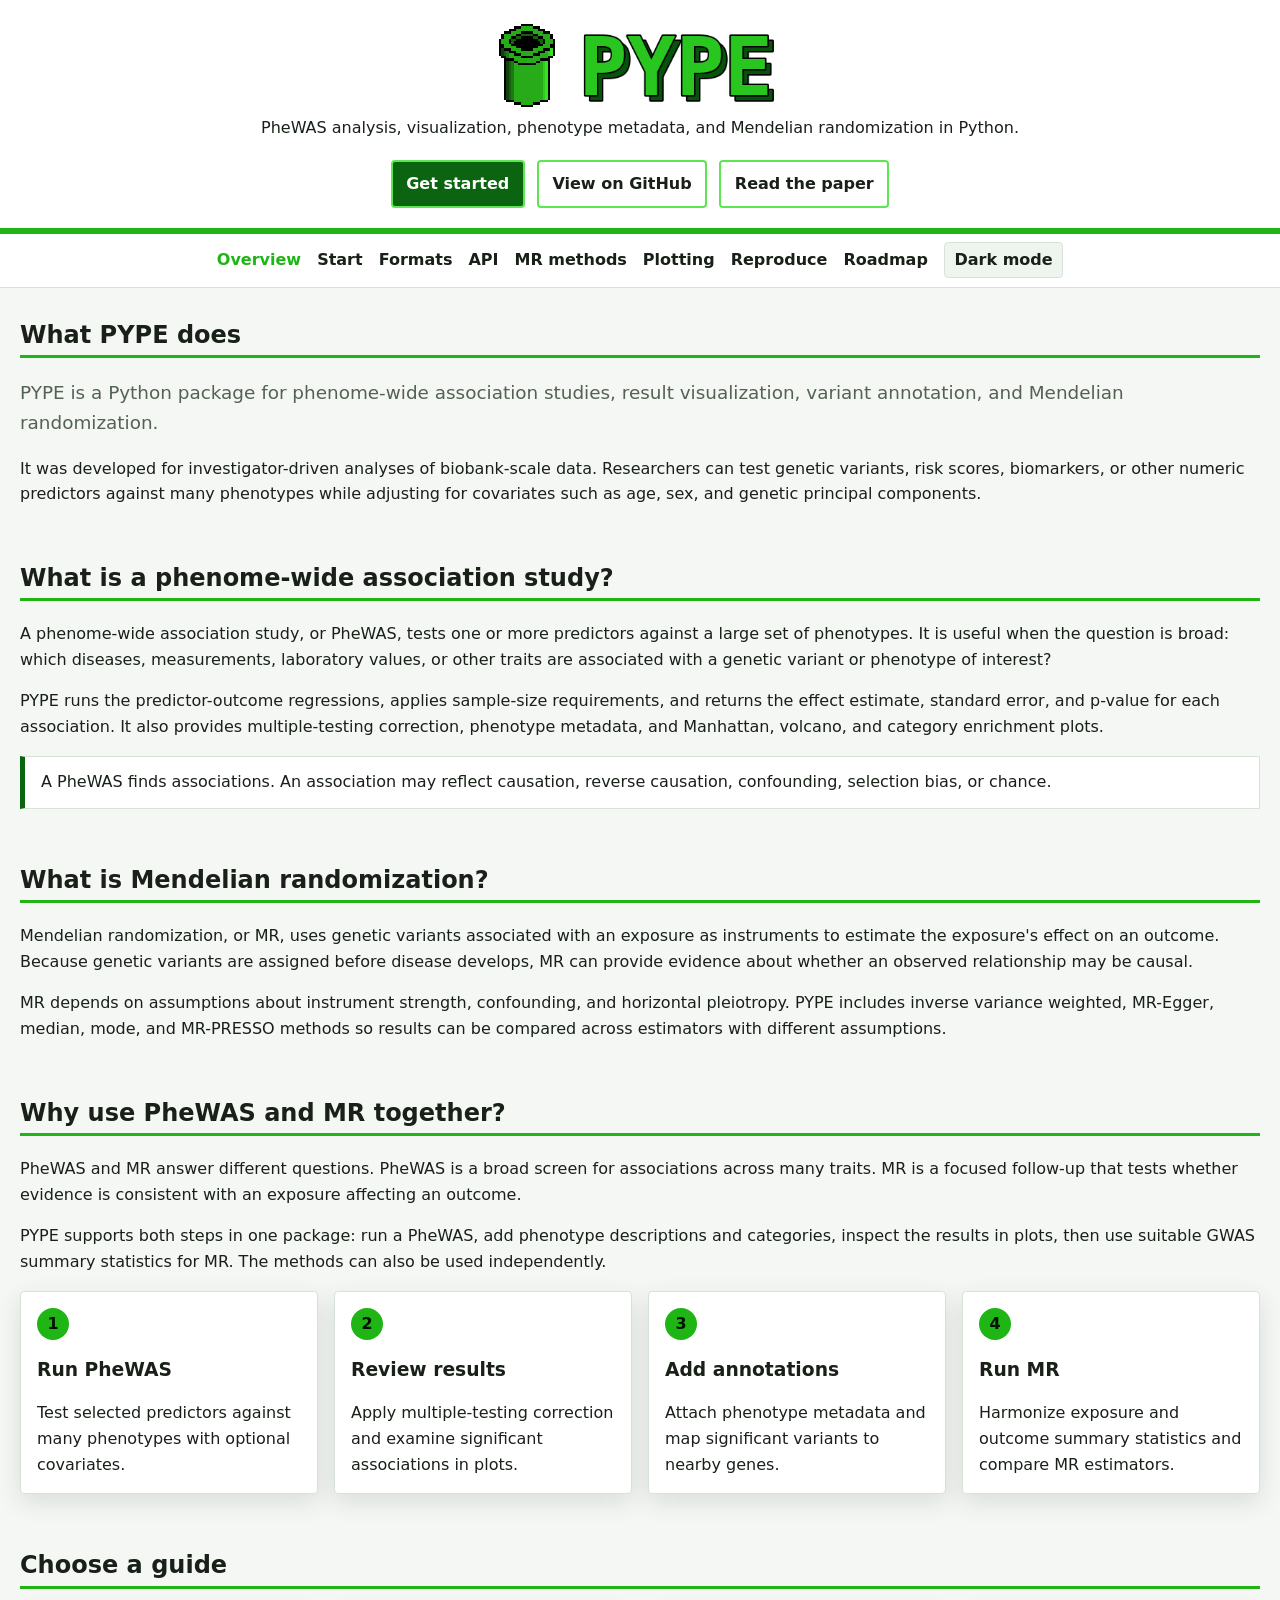
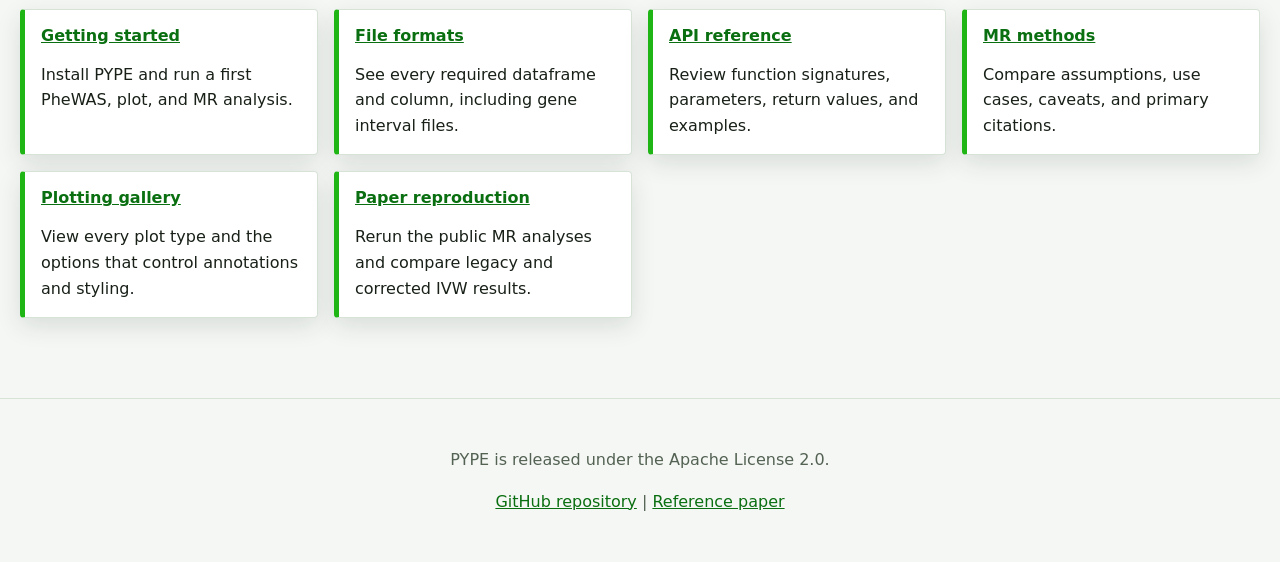
<file: docs/index.html>
<!doctype html>
<html lang="en">
<head>
  <meta charset="utf-8">
  <meta name="viewport" content="width=device-width, initial-scale=1">
  <meta name="description" content="PYPE documentation for PheWAS, plotting, phenotype metadata, and Mendelian randomization.">
  <meta property="og:title" content="PYPE documentation">
  <meta property="og:description" content="PheWAS analysis, visualization, phenotype metadata, and Mendelian randomization in Python.">
  <meta property="og:image" content="https://taykhoomdalal.github.io/pype/assets/pype_logo.png">
  <link rel="canonical" href="https://taykhoomdalal.github.io/pype/">
  <link rel="icon" href="assets/favicon.ico" sizes="any">
  <link rel="icon" type="image/png" sizes="128x128" href="assets/favicon.png">
  <link rel="apple-touch-icon" href="assets/apple-touch-icon.png">
  <title>PYPE documentation</title>
  <script src="theme.js"></script>
  <link rel="stylesheet" href="styles.css">
</head>
<body>
  <a class="skip-link" href="#content">Skip to content</a>
  <header>
    <div class="brand">
      <img class="logo" src="assets/pype_logo.png" alt="">
      <h1>PYPE</h1>
    </div>
    <p>PheWAS analysis, visualization, phenotype metadata, and Mendelian randomization in Python.</p>
    <div class="actions">
      <a class="button primary" href="getting-started.html">Get started</a>
      <a class="button" href="https://github.com/TaykhoomDalal/pype">View on GitHub</a>
      <a class="button" href="https://doi.org/10.1016/j.patter.2024.100982">Read the paper</a>
    </div>
  </header>

  <nav aria-label="Documentation">
    <a class="current" aria-current="page" href="index.html">Overview</a>
    <a href="getting-started.html">Start</a>
    <a href="file-formats.html">Formats</a>
    <a href="api.html">API</a>
    <a href="mr.html">MR methods</a>
    <a href="plotting.html">Plotting</a>
    <a href="reproducibility.html">Reproduce</a>
    <a href="roadmap.html">Roadmap</a>
    <button class="theme-toggle" type="button" data-theme-toggle>Theme</button>
  </nav>

  <main id="content">
    <section>
      <h2>What PYPE does</h2>
      <p class="lede">PYPE is a Python package for phenome-wide association studies, result visualization, variant annotation, and Mendelian randomization.</p>
      <p>It was developed for investigator-driven analyses of biobank-scale data. Researchers can test genetic variants, risk scores, biomarkers, or other numeric predictors against many phenotypes while adjusting for covariates such as age, sex, and genetic principal components.</p>
    </section>

    <section>
      <h2>What is a phenome-wide association study?</h2>
      <p>A phenome-wide association study, or PheWAS, tests one or more predictors against a large set of phenotypes. It is useful when the question is broad: which diseases, measurements, laboratory values, or other traits are associated with a genetic variant or phenotype of interest?</p>
      <p>PYPE runs the predictor-outcome regressions, applies sample-size requirements, and returns the effect estimate, standard error, and p-value for each association. It also provides multiple-testing correction, phenotype metadata, and Manhattan, volcano, and category enrichment plots.</p>
      <div class="note">
        A PheWAS finds associations. An association may reflect causation, reverse causation, confounding, selection bias, or chance.
      </div>
    </section>

    <section>
      <h2>What is Mendelian randomization?</h2>
      <p>Mendelian randomization, or MR, uses genetic variants associated with an exposure as instruments to estimate the exposure's effect on an outcome. Because genetic variants are assigned before disease develops, MR can provide evidence about whether an observed relationship may be causal.</p>
      <p>MR depends on assumptions about instrument strength, confounding, and horizontal pleiotropy. PYPE includes inverse variance weighted, MR-Egger, median, mode, and MR-PRESSO methods so results can be compared across estimators with different assumptions.</p>
    </section>

    <section>
      <h2>Why use PheWAS and MR together?</h2>
      <p>PheWAS and MR answer different questions. PheWAS is a broad screen for associations across many traits. MR is a focused follow-up that tests whether evidence is consistent with an exposure affecting an outcome.</p>
      <p>PYPE supports both steps in one package: run a PheWAS, add phenotype descriptions and categories, inspect the results in plots, then use suitable GWAS summary statistics for MR. The methods can also be used independently.</p>
      <div class="workflow">
        <article class="step">
          <h3>Run PheWAS</h3>
          <p>Test selected predictors against many phenotypes with optional covariates.</p>
        </article>
        <article class="step">
          <h3>Review results</h3>
          <p>Apply multiple-testing correction and examine significant associations in plots.</p>
        </article>
        <article class="step">
          <h3>Add annotations</h3>
          <p>Attach phenotype metadata and map significant variants to nearby genes.</p>
        </article>
        <article class="step">
          <h3>Run MR</h3>
          <p>Harmonize exposure and outcome summary statistics and compare MR estimators.</p>
        </article>
      </div>
    </section>

    <section>
      <h2>Choose a guide</h2>
      <div class="grid">
        <article class="card">
          <h3><a href="getting-started.html">Getting started</a></h3>
          <p>Install PYPE and run a first PheWAS, plot, and MR analysis.</p>
        </article>
        <article class="card">
          <h3><a href="file-formats.html">File formats</a></h3>
          <p>See every required dataframe and column, including gene interval files.</p>
        </article>
        <article class="card">
          <h3><a href="api.html">API reference</a></h3>
          <p>Review function signatures, parameters, return values, and examples.</p>
        </article>
        <article class="card">
          <h3><a href="mr.html">MR methods</a></h3>
          <p>Compare assumptions, use cases, caveats, and primary citations.</p>
        </article>
        <article class="card">
          <h3><a href="plotting.html">Plotting gallery</a></h3>
          <p>View every plot type and the options that control annotations and styling.</p>
        </article>
        <article class="card">
          <h3><a href="reproducibility.html">Paper reproduction</a></h3>
          <p>Rerun the public MR analyses and compare legacy and corrected IVW results.</p>
        </article>
      </div>
    </section>
  </main>

  <footer>
    <p>PYPE is released under the Apache License 2.0.</p>
    <p><a href="https://github.com/TaykhoomDalal/pype">GitHub repository</a> | <a href="https://doi.org/10.1016/j.patter.2024.100982">Reference paper</a></p>
  </footer>
</body>
</html>
</file>
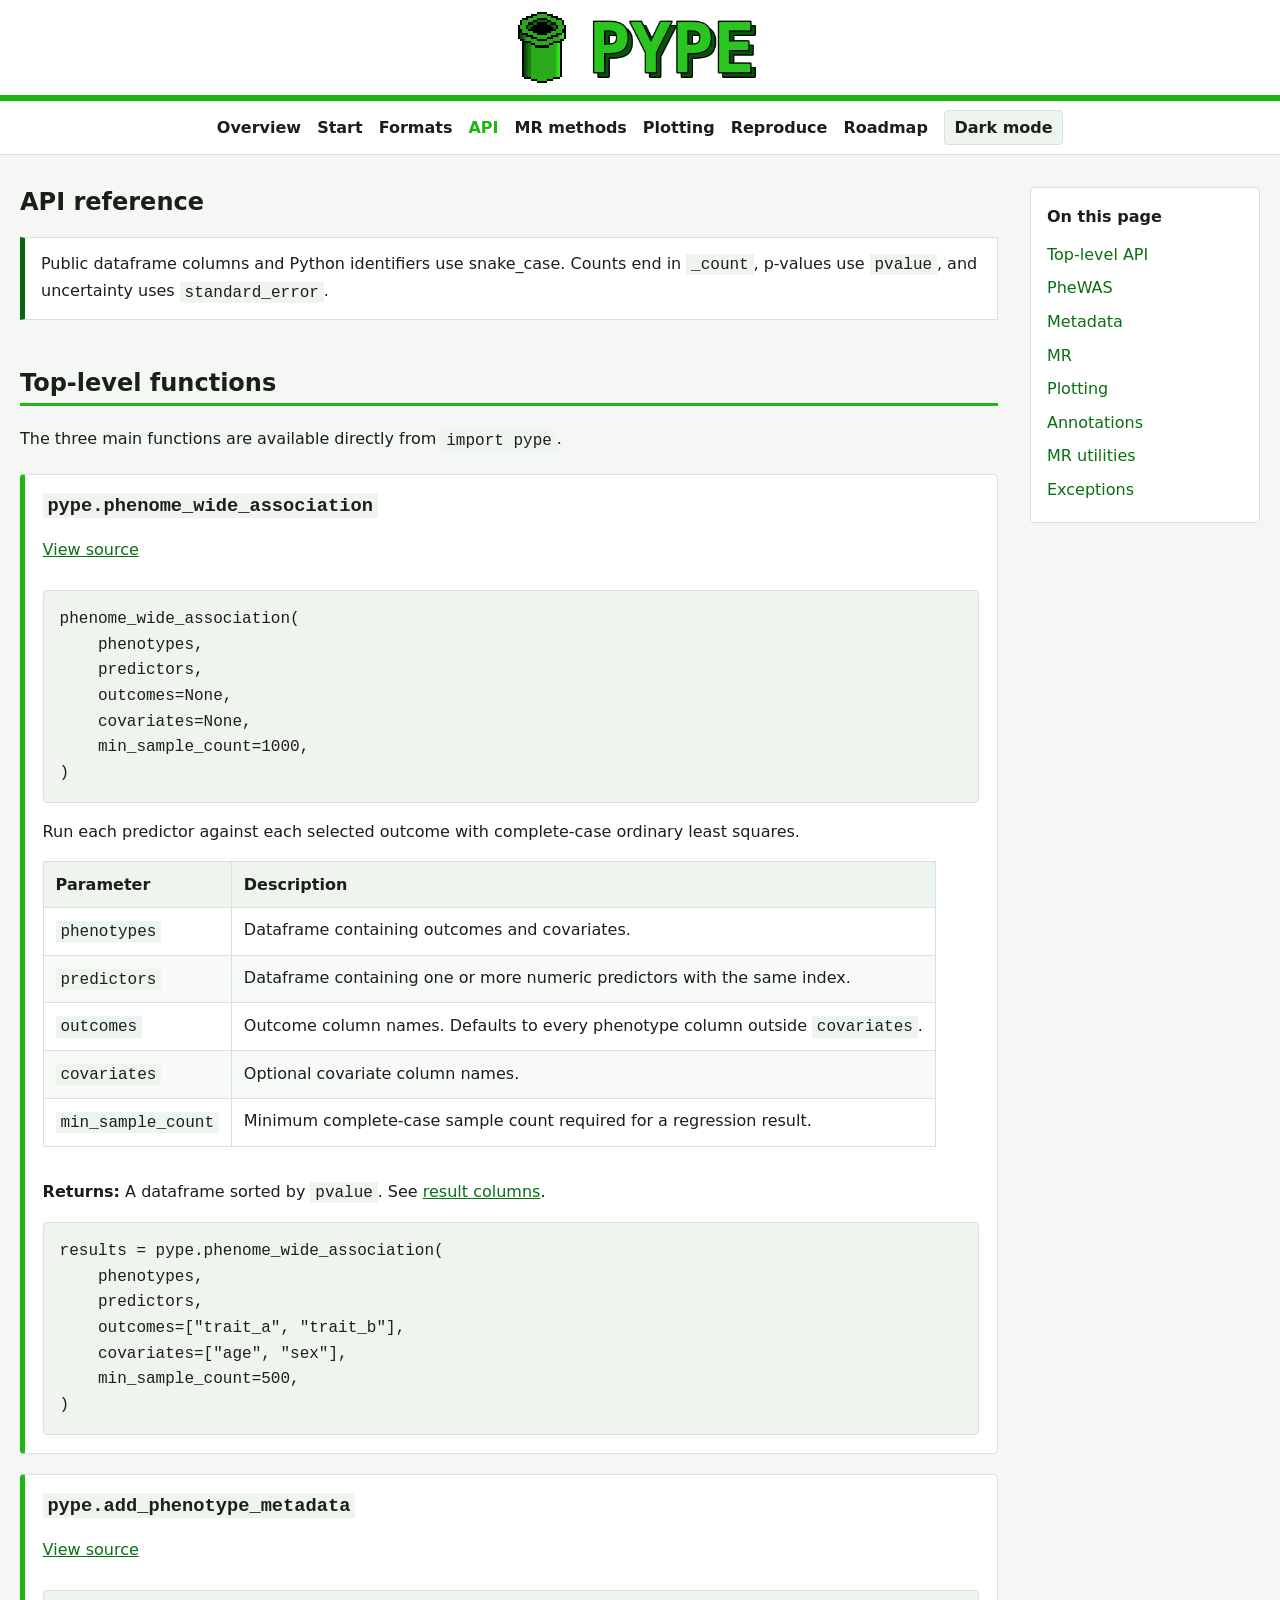
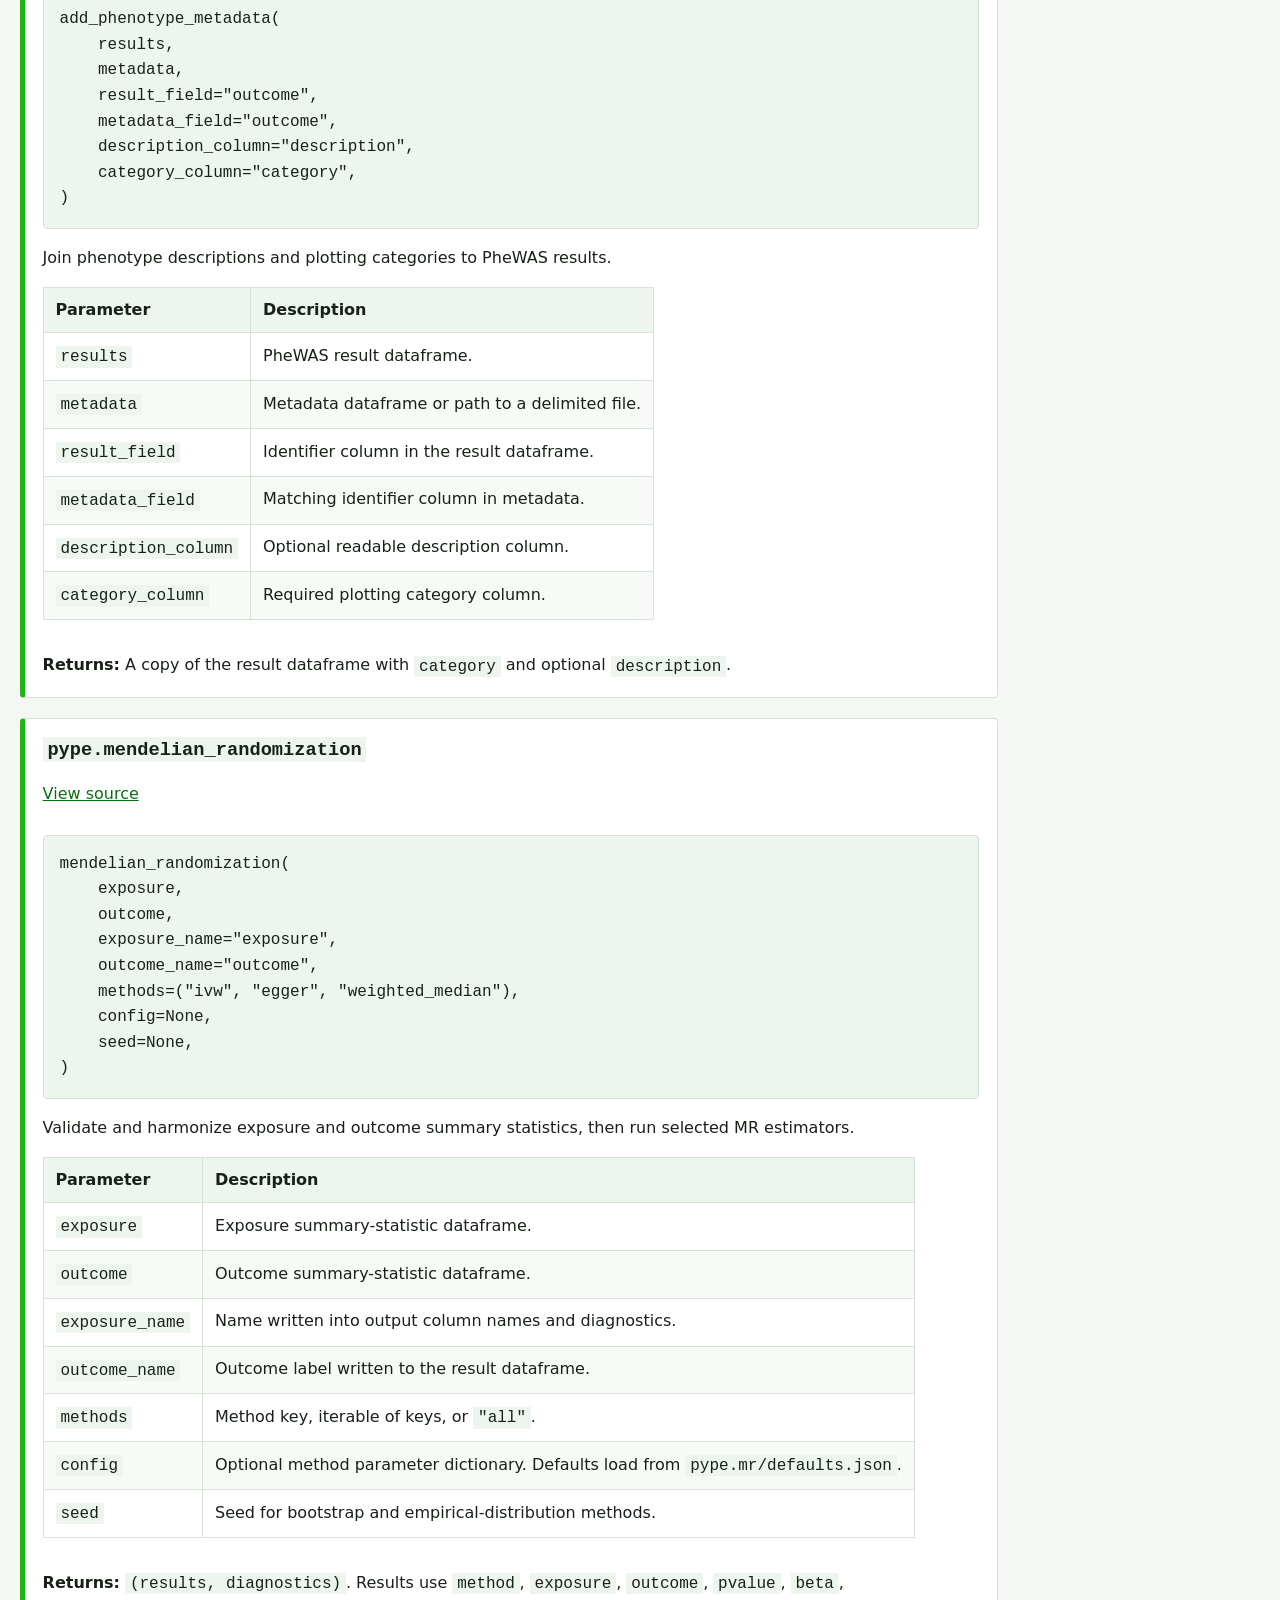
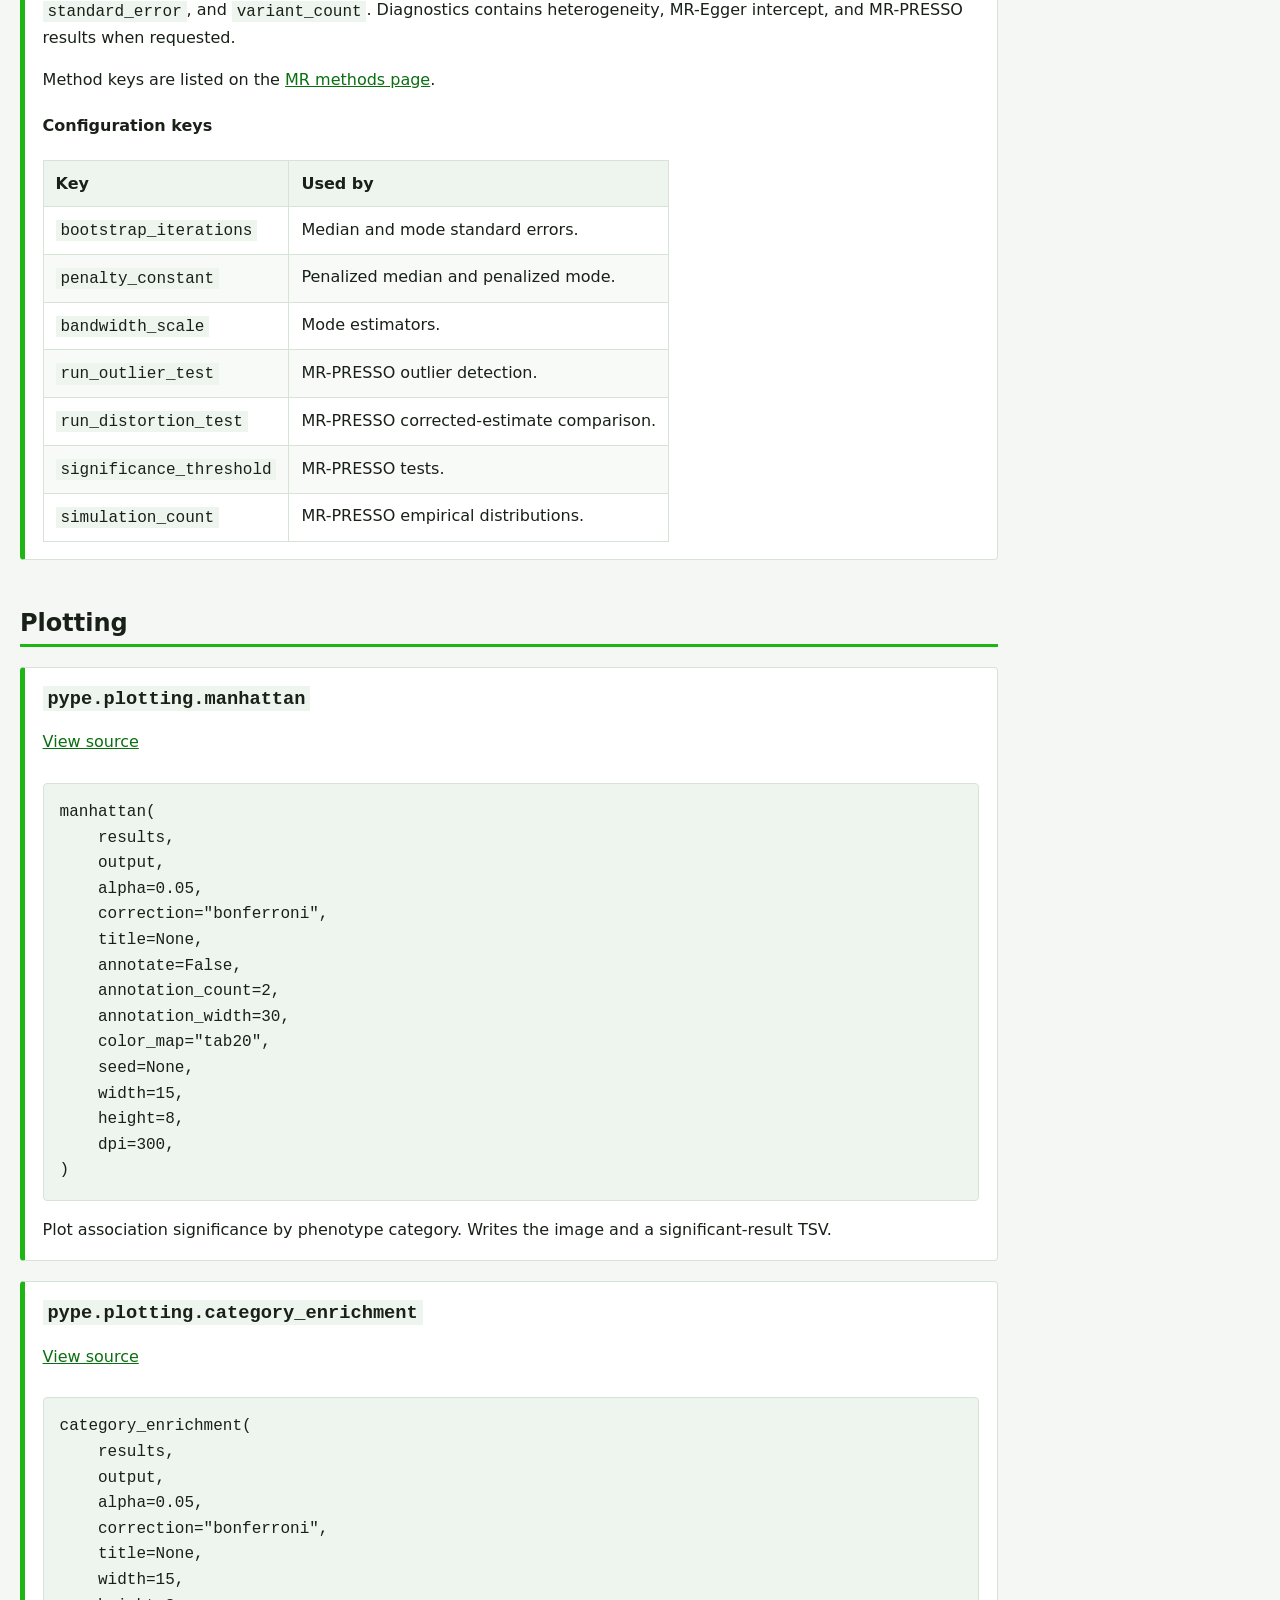
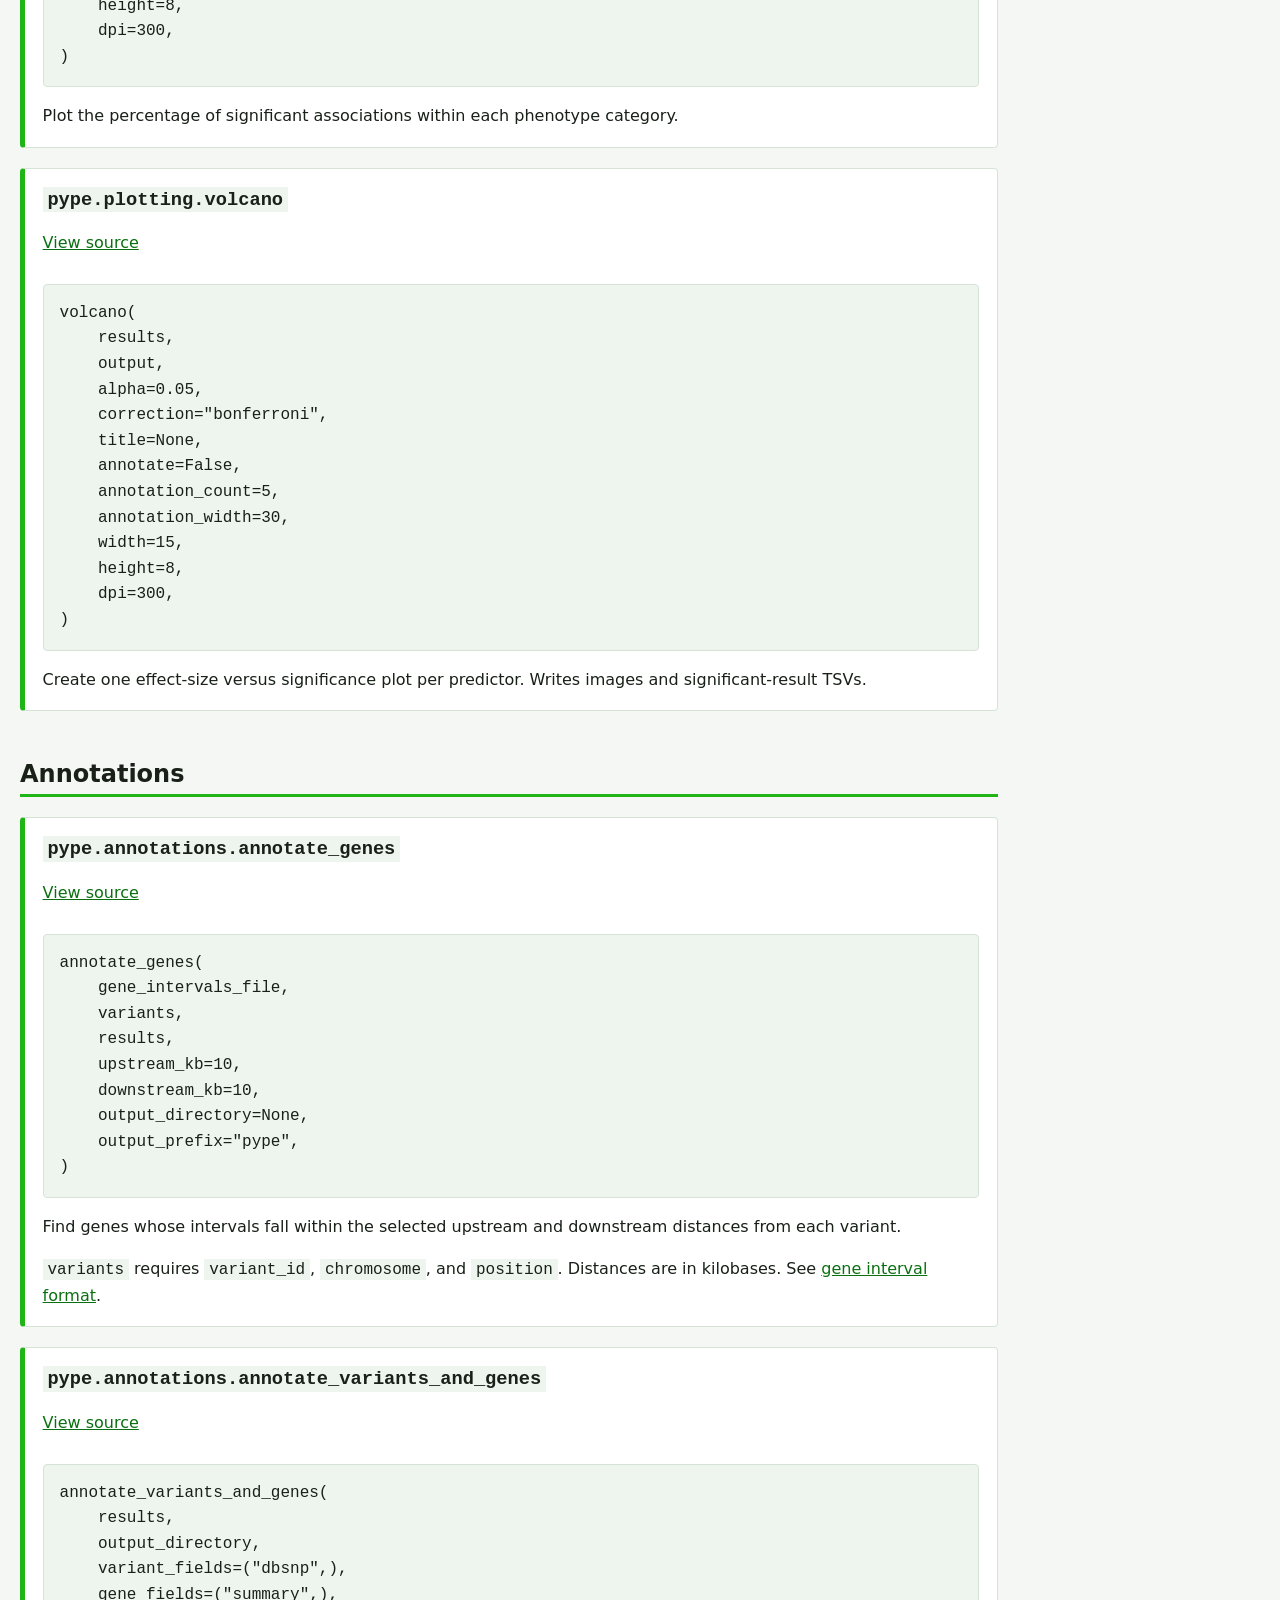
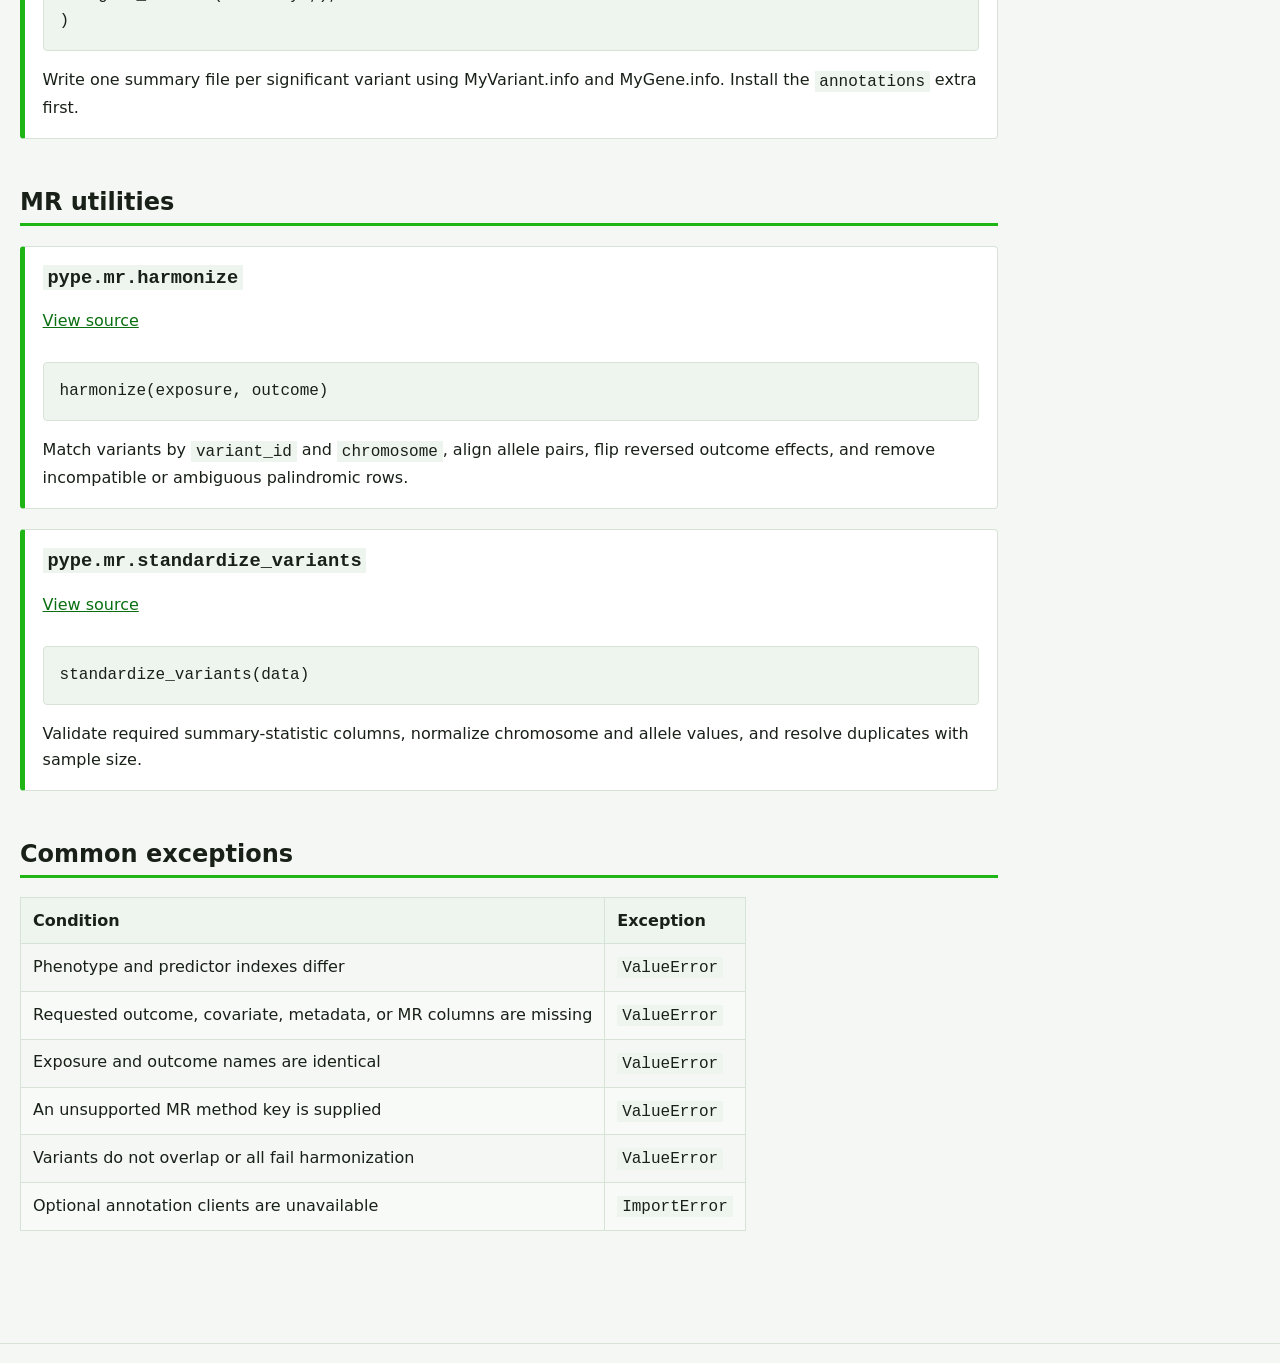
<file: docs/api.html>
<!doctype html>
<html lang="en">
<head>
  <meta charset="utf-8">
  <meta name="viewport" content="width=device-width, initial-scale=1">
  <meta name="description" content="PYPE Python API reference with signatures, parameters, return values, and examples.">
  <title>API reference | PYPE</title>
  <link rel="icon" href="assets/favicon.ico" sizes="any">
  <link rel="icon" type="image/png" sizes="128x128" href="assets/favicon.png">
  <link rel="apple-touch-icon" href="assets/apple-touch-icon.png">
  <script src="theme.js"></script>
  <link rel="stylesheet" href="styles.css">
</head>
<body>
  <a class="skip-link" href="#content">Skip to content</a>
  <header class="compact">
    <div class="brand">
      <img class="logo" src="assets/pype_logo.png" alt="">
      <span class="brand-name">PYPE</span>
    </div>
  </header>
  <nav aria-label="Documentation">
    <a href="index.html">Overview</a>
    <a href="getting-started.html">Start</a>
    <a href="file-formats.html">Formats</a>
    <a class="current" aria-current="page" href="api.html">API</a>
    <a href="mr.html">MR methods</a>
    <a href="plotting.html">Plotting</a>
    <a href="reproducibility.html">Reproduce</a>
    <a href="roadmap.html">Roadmap</a>
    <button class="theme-toggle" type="button" data-theme-toggle>Theme</button>
  </nav>

  <main id="content" class="wide">
    <div class="docs-layout">
      <article class="docs-content">
        <h1>API reference</h1>
        <div class="note">
          Public dataframe columns and Python identifiers use snake_case. Counts end in <code>_count</code>, p-values use <code>pvalue</code>, and uncertainty uses <code>standard_error</code>.
        </div>
        <h2 id="top-level">Top-level functions</h2>
        <p>The three main functions are available directly from <code>import pype</code>.</p>

        <section class="method-card signature" id="phenome-wide-association">
          <h3><code>pype.phenome_wide_association</code></h3>
          <a class="source-link" href="https://github.com/TaykhoomDalal/pype/blob/main/pype/phewas.py#L58">View source</a>
          <pre><code>phenome_wide_association(
    phenotypes,
    predictors,
    outcomes=None,
    covariates=None,
    min_sample_count=1000,
)</code></pre>
          <p>Run each predictor against each selected outcome with complete-case ordinary least squares.</p>
          <table tabindex="0">
            <thead><tr><th scope="col">Parameter</th><th scope="col">Description</th></tr></thead>
            <tbody>
              <tr><td><code>phenotypes</code></td><td>Dataframe containing outcomes and covariates.</td></tr>
              <tr><td><code>predictors</code></td><td>Dataframe containing one or more numeric predictors with the same index.</td></tr>
              <tr><td><code>outcomes</code></td><td>Outcome column names. Defaults to every phenotype column outside <code>covariates</code>.</td></tr>
              <tr><td><code>covariates</code></td><td>Optional covariate column names.</td></tr>
              <tr><td><code>min_sample_count</code></td><td>Minimum complete-case sample count required for a regression result.</td></tr>
            </tbody>
          </table>
          <p><strong>Returns:</strong> A dataframe sorted by <code>pvalue</code>. See <a href="file-formats.html#phewas-results">result columns</a>.</p>
          <pre><code>results = pype.phenome_wide_association(
    phenotypes,
    predictors,
    outcomes=["trait_a", "trait_b"],
    covariates=["age", "sex"],
    min_sample_count=500,
)</code></pre>
        </section>

        <section class="method-card signature" id="add-metadata">
          <h3><code>pype.add_phenotype_metadata</code></h3>
          <a class="source-link" href="https://github.com/TaykhoomDalal/pype/blob/main/pype/metadata.py#L6">View source</a>
          <pre><code>add_phenotype_metadata(
    results,
    metadata,
    result_field="outcome",
    metadata_field="outcome",
    description_column="description",
    category_column="category",
)</code></pre>
          <p>Join phenotype descriptions and plotting categories to PheWAS results.</p>
          <table tabindex="0">
            <thead><tr><th scope="col">Parameter</th><th scope="col">Description</th></tr></thead>
            <tbody>
              <tr><td><code>results</code></td><td>PheWAS result dataframe.</td></tr>
              <tr><td><code>metadata</code></td><td>Metadata dataframe or path to a delimited file.</td></tr>
              <tr><td><code>result_field</code></td><td>Identifier column in the result dataframe.</td></tr>
              <tr><td><code>metadata_field</code></td><td>Matching identifier column in metadata.</td></tr>
              <tr><td><code>description_column</code></td><td>Optional readable description column.</td></tr>
              <tr><td><code>category_column</code></td><td>Required plotting category column.</td></tr>
            </tbody>
          </table>
          <p><strong>Returns:</strong> A copy of the result dataframe with <code>category</code> and optional <code>description</code>.</p>
        </section>

        <section class="method-card signature" id="mendelian-randomization">
          <h3><code>pype.mendelian_randomization</code></h3>
          <a class="source-link" href="https://github.com/TaykhoomDalal/pype/blob/main/pype/mr/analysis.py#L31">View source</a>
          <pre><code>mendelian_randomization(
    exposure,
    outcome,
    exposure_name="exposure",
    outcome_name="outcome",
    methods=("ivw", "egger", "weighted_median"),
    config=None,
    seed=None,
)</code></pre>
          <p>Validate and harmonize exposure and outcome summary statistics, then run selected MR estimators.</p>
          <table tabindex="0">
            <thead><tr><th scope="col">Parameter</th><th scope="col">Description</th></tr></thead>
            <tbody>
              <tr><td><code>exposure</code></td><td>Exposure summary-statistic dataframe.</td></tr>
              <tr><td><code>outcome</code></td><td>Outcome summary-statistic dataframe.</td></tr>
              <tr><td><code>exposure_name</code></td><td>Name written into output column names and diagnostics.</td></tr>
              <tr><td><code>outcome_name</code></td><td>Outcome label written to the result dataframe.</td></tr>
              <tr><td><code>methods</code></td><td>Method key, iterable of keys, or <code>"all"</code>.</td></tr>
              <tr><td><code>config</code></td><td>Optional method parameter dictionary. Defaults load from <code>pype.mr/defaults.json</code>.</td></tr>
              <tr><td><code>seed</code></td><td>Seed for bootstrap and empirical-distribution methods.</td></tr>
            </tbody>
          </table>
          <p><strong>Returns:</strong> <code>(results, diagnostics)</code>. Results use <code>method</code>, <code>exposure</code>, <code>outcome</code>, <code>pvalue</code>, <code>beta</code>, <code>standard_error</code>, and <code>variant_count</code>. Diagnostics contains heterogeneity, MR-Egger intercept, and MR-PRESSO results when requested.</p>
          <p>Method keys are listed on the <a href="mr.html">MR methods page</a>.</p>
          <h4>Configuration keys</h4>
          <table tabindex="0">
            <thead><tr><th scope="col">Key</th><th scope="col">Used by</th></tr></thead>
            <tbody>
              <tr><td><code>bootstrap_iterations</code></td><td>Median and mode standard errors.</td></tr>
              <tr><td><code>penalty_constant</code></td><td>Penalized median and penalized mode.</td></tr>
              <tr><td><code>bandwidth_scale</code></td><td>Mode estimators.</td></tr>
              <tr><td><code>run_outlier_test</code></td><td>MR-PRESSO outlier detection.</td></tr>
              <tr><td><code>run_distortion_test</code></td><td>MR-PRESSO corrected-estimate comparison.</td></tr>
              <tr><td><code>significance_threshold</code></td><td>MR-PRESSO tests.</td></tr>
              <tr><td><code>simulation_count</code></td><td>MR-PRESSO empirical distributions.</td></tr>
            </tbody>
          </table>
        </section>

        <h2 id="plotting-api">Plotting</h2>
        <section class="method-card signature" id="manhattan">
          <h3><code>pype.plotting.manhattan</code></h3>
          <a class="source-link" href="https://github.com/TaykhoomDalal/pype/blob/main/pype/plotting.py#L136">View source</a>
          <pre><code>manhattan(
    results,
    output,
    alpha=0.05,
    correction="bonferroni",
    title=None,
    annotate=False,
    annotation_count=2,
    annotation_width=30,
    color_map="tab20",
    seed=None,
    width=15,
    height=8,
    dpi=300,
)</code></pre>
          <p>Plot association significance by phenotype category. Writes the image and a significant-result TSV.</p>
        </section>

        <section class="method-card signature" id="category-enrichment">
          <h3><code>pype.plotting.category_enrichment</code></h3>
          <a class="source-link" href="https://github.com/TaykhoomDalal/pype/blob/main/pype/plotting.py#L253">View source</a>
          <pre><code>category_enrichment(
    results,
    output,
    alpha=0.05,
    correction="bonferroni",
    title=None,
    width=15,
    height=8,
    dpi=300,
)</code></pre>
          <p>Plot the percentage of significant associations within each phenotype category.</p>
        </section>

        <section class="method-card signature" id="volcano">
          <h3><code>pype.plotting.volcano</code></h3>
          <a class="source-link" href="https://github.com/TaykhoomDalal/pype/blob/main/pype/plotting.py#L297">View source</a>
          <pre><code>volcano(
    results,
    output,
    alpha=0.05,
    correction="bonferroni",
    title=None,
    annotate=False,
    annotation_count=5,
    annotation_width=30,
    width=15,
    height=8,
    dpi=300,
)</code></pre>
          <p>Create one effect-size versus significance plot per predictor. Writes images and significant-result TSVs.</p>
        </section>

        <h2 id="annotation-api">Annotations</h2>
        <section class="method-card signature" id="annotate-genes">
          <h3><code>pype.annotations.annotate_genes</code></h3>
          <a class="source-link" href="https://github.com/TaykhoomDalal/pype/blob/main/pype/annotations.py#L70">View source</a>
          <pre><code>annotate_genes(
    gene_intervals_file,
    variants,
    results,
    upstream_kb=10,
    downstream_kb=10,
    output_directory=None,
    output_prefix="pype",
)</code></pre>
          <p>Find genes whose intervals fall within the selected upstream and downstream distances from each variant.</p>
          <p><code>variants</code> requires <code>variant_id</code>, <code>chromosome</code>, and <code>position</code>. Distances are in kilobases. See <a href="file-formats.html#gene-intervals">gene interval format</a>.</p>
        </section>

        <section class="method-card signature" id="annotate-variants">
          <h3><code>pype.annotations.annotate_variants_and_genes</code></h3>
          <a class="source-link" href="https://github.com/TaykhoomDalal/pype/blob/main/pype/annotations.py#L121">View source</a>
          <pre><code>annotate_variants_and_genes(
    results,
    output_directory,
    variant_fields=("dbsnp",),
    gene_fields=("summary",),
)</code></pre>
          <p>Write one summary file per significant variant using MyVariant.info and MyGene.info. Install the <code>annotations</code> extra first.</p>
        </section>

        <h2 id="mr-utilities">MR utilities</h2>
        <section class="method-card signature" id="harmonize">
          <h3><code>pype.mr.harmonize</code></h3>
          <a class="source-link" href="https://github.com/TaykhoomDalal/pype/blob/main/pype/mr/harmonization.py#L125">View source</a>
          <pre><code>harmonize(exposure, outcome)</code></pre>
          <p>Match variants by <code>variant_id</code> and <code>chromosome</code>, align allele pairs, flip reversed outcome effects, and remove incompatible or ambiguous palindromic rows.</p>
        </section>

        <section class="method-card signature" id="standardize-variants">
          <h3><code>pype.mr.standardize_variants</code></h3>
          <a class="source-link" href="https://github.com/TaykhoomDalal/pype/blob/main/pype/mr/harmonization.py#L18">View source</a>
          <pre><code>standardize_variants(data)</code></pre>
          <p>Validate required summary-statistic columns, normalize chromosome and allele values, and resolve duplicates with sample size.</p>
        </section>

        <h2 id="errors">Common exceptions</h2>
        <table tabindex="0">
          <thead><tr><th scope="col">Condition</th><th scope="col">Exception</th></tr></thead>
          <tbody>
            <tr><td>Phenotype and predictor indexes differ</td><td><code>ValueError</code></td></tr>
            <tr><td>Requested outcome, covariate, metadata, or MR columns are missing</td><td><code>ValueError</code></td></tr>
            <tr><td>Exposure and outcome names are identical</td><td><code>ValueError</code></td></tr>
            <tr><td>An unsupported MR method key is supplied</td><td><code>ValueError</code></td></tr>
            <tr><td>Variants do not overlap or all fail harmonization</td><td><code>ValueError</code></td></tr>
            <tr><td>Optional annotation clients are unavailable</td><td><code>ImportError</code></td></tr>
          </tbody>
        </table>
      </article>

      <aside class="toc">
        <strong>On this page</strong>
        <a href="#top-level">Top-level API</a>
        <a href="#phenome-wide-association">PheWAS</a>
        <a href="#add-metadata">Metadata</a>
        <a href="#mendelian-randomization">MR</a>
        <a href="#plotting-api">Plotting</a>
        <a href="#annotation-api">Annotations</a>
        <a href="#mr-utilities">MR utilities</a>
        <a href="#errors">Exceptions</a>
      </aside>
    </div>
  </main>

  <footer>
    <p><a href="getting-started.html">Getting started</a> | <a href="file-formats.html">File formats</a></p>
  </footer>
</body>
</html>
</file>
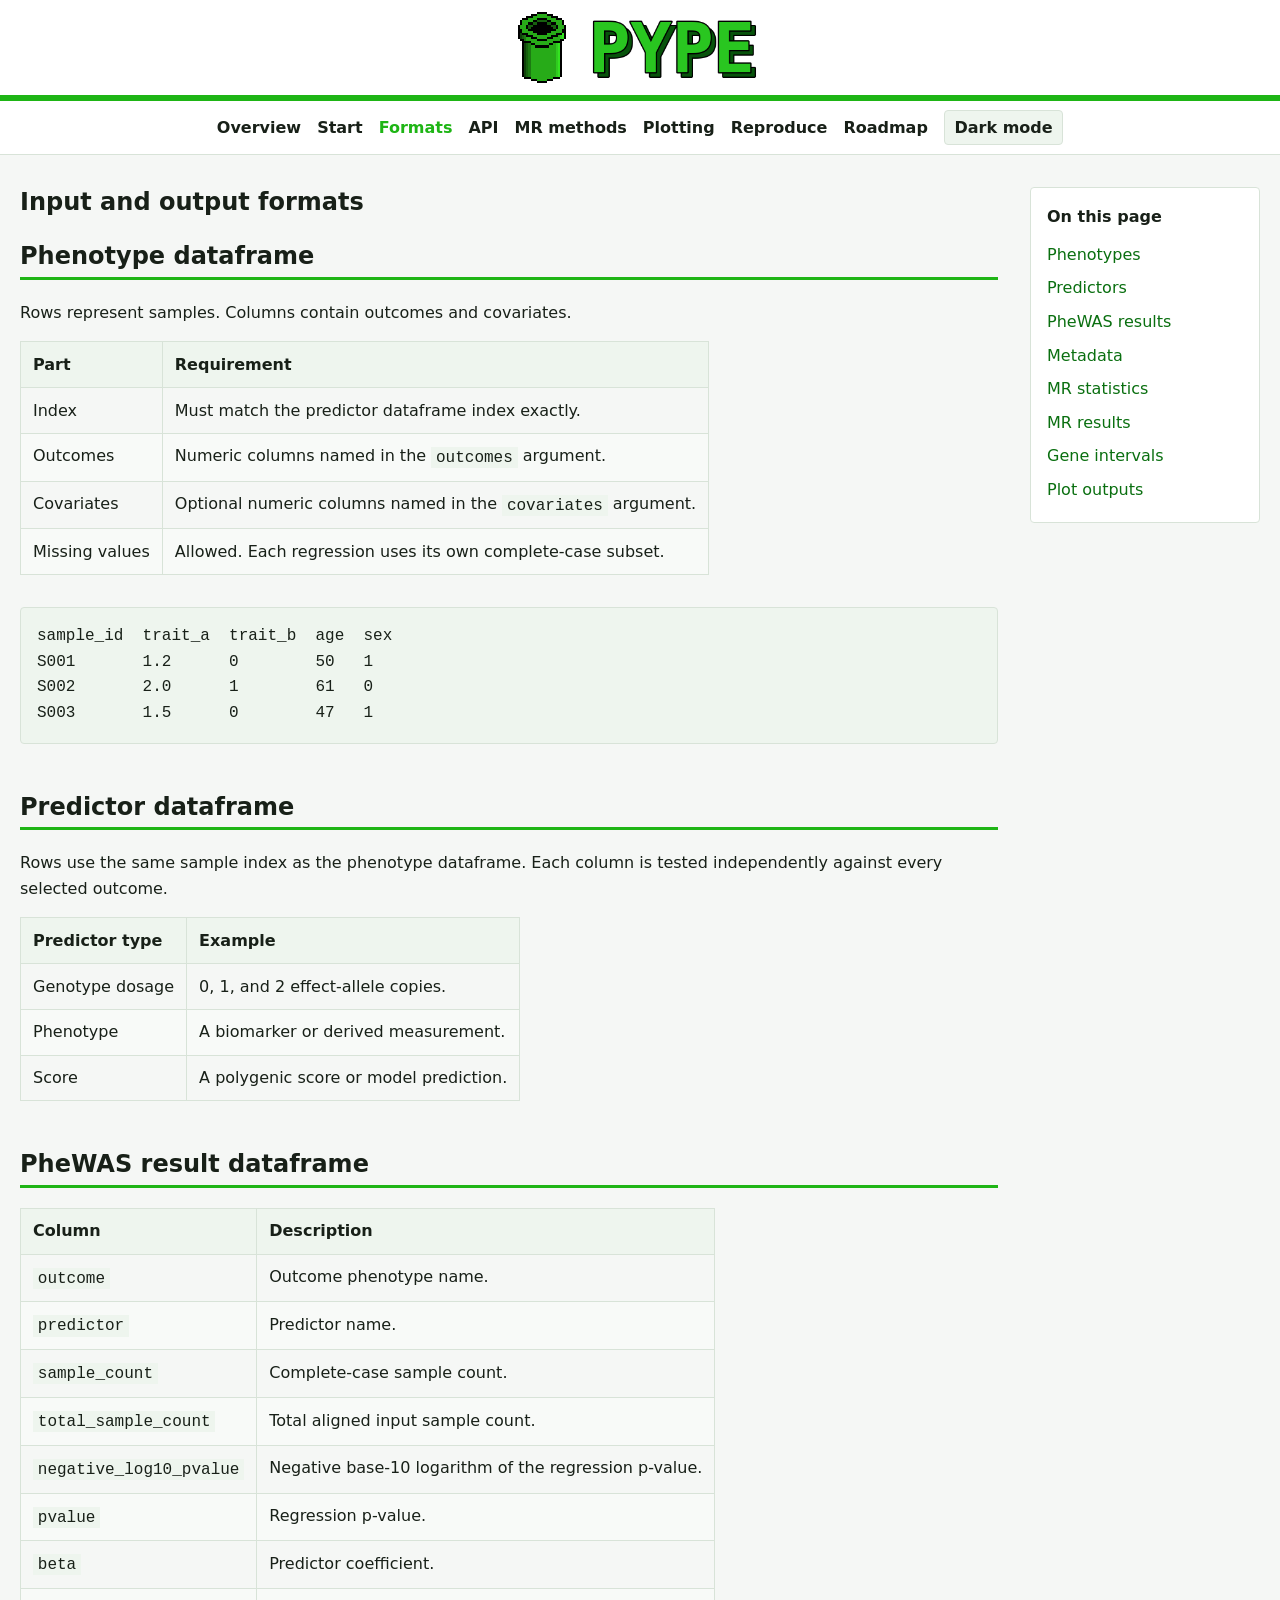
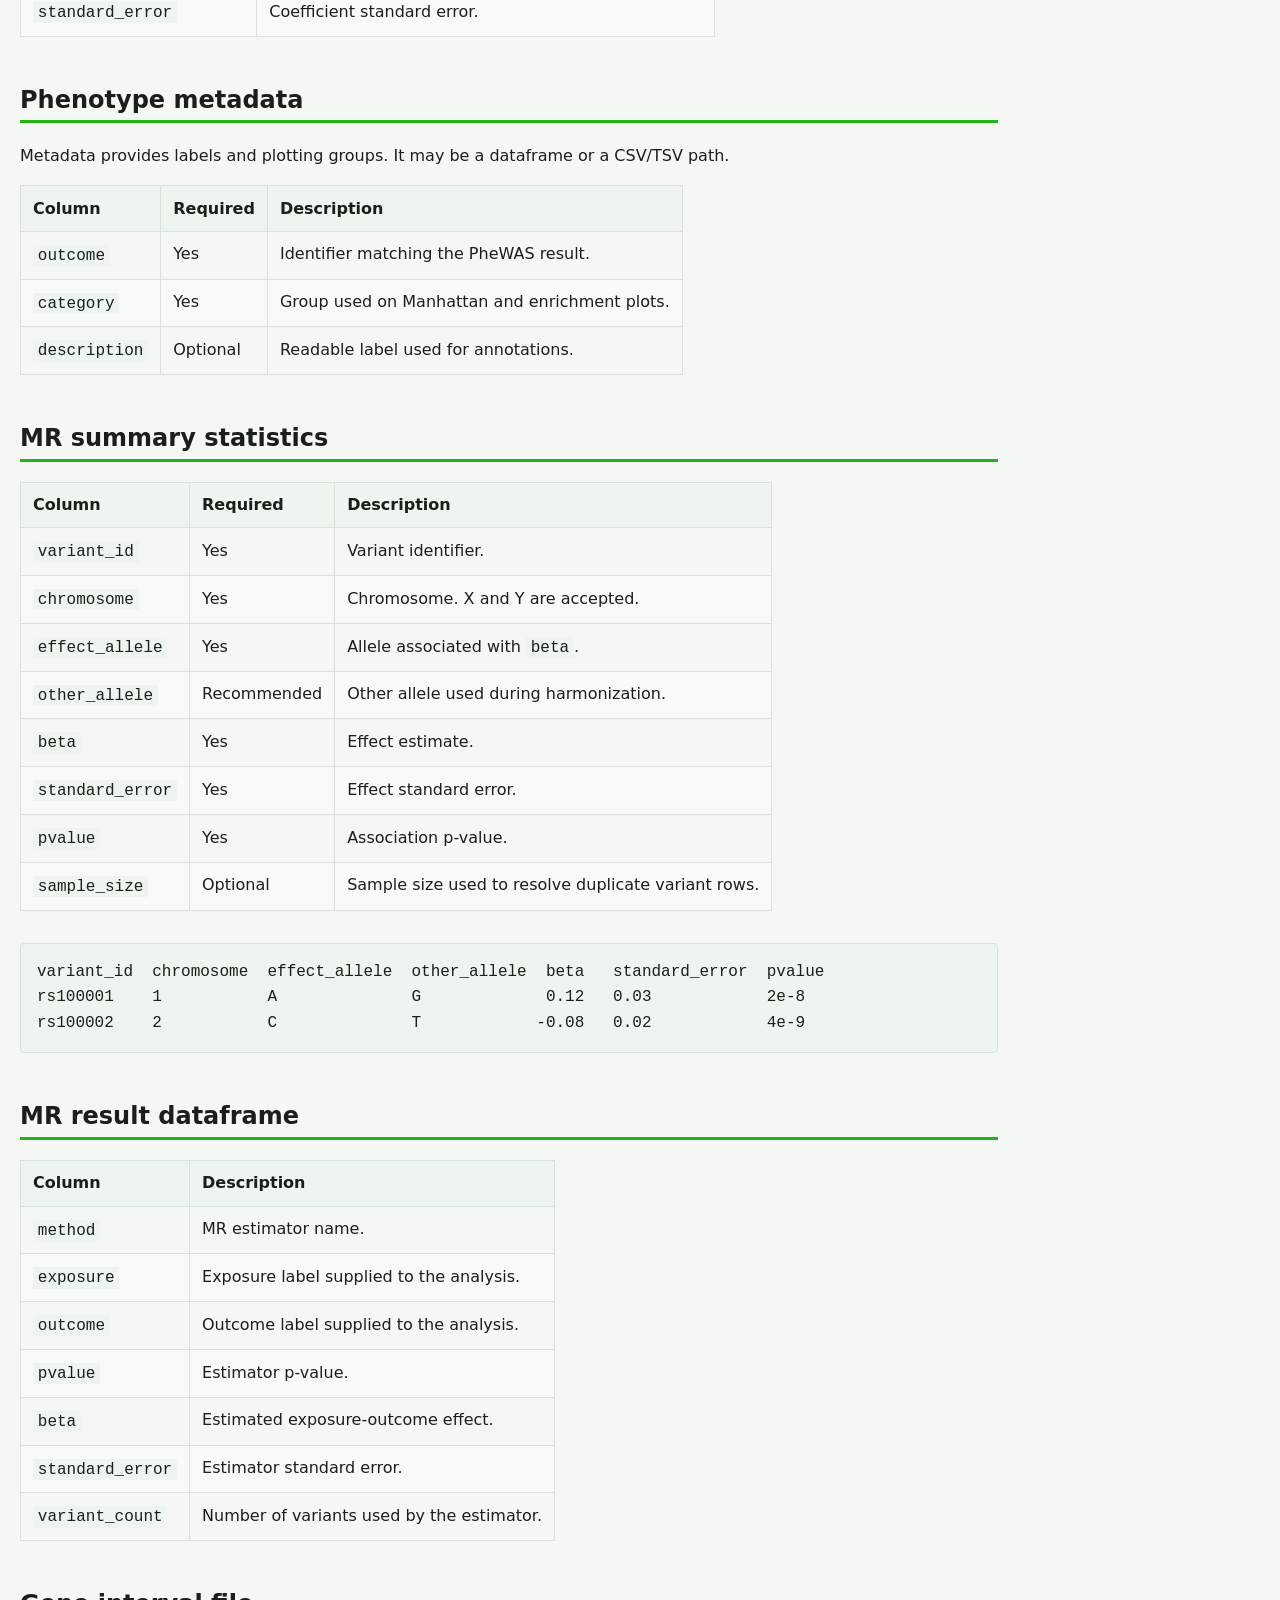
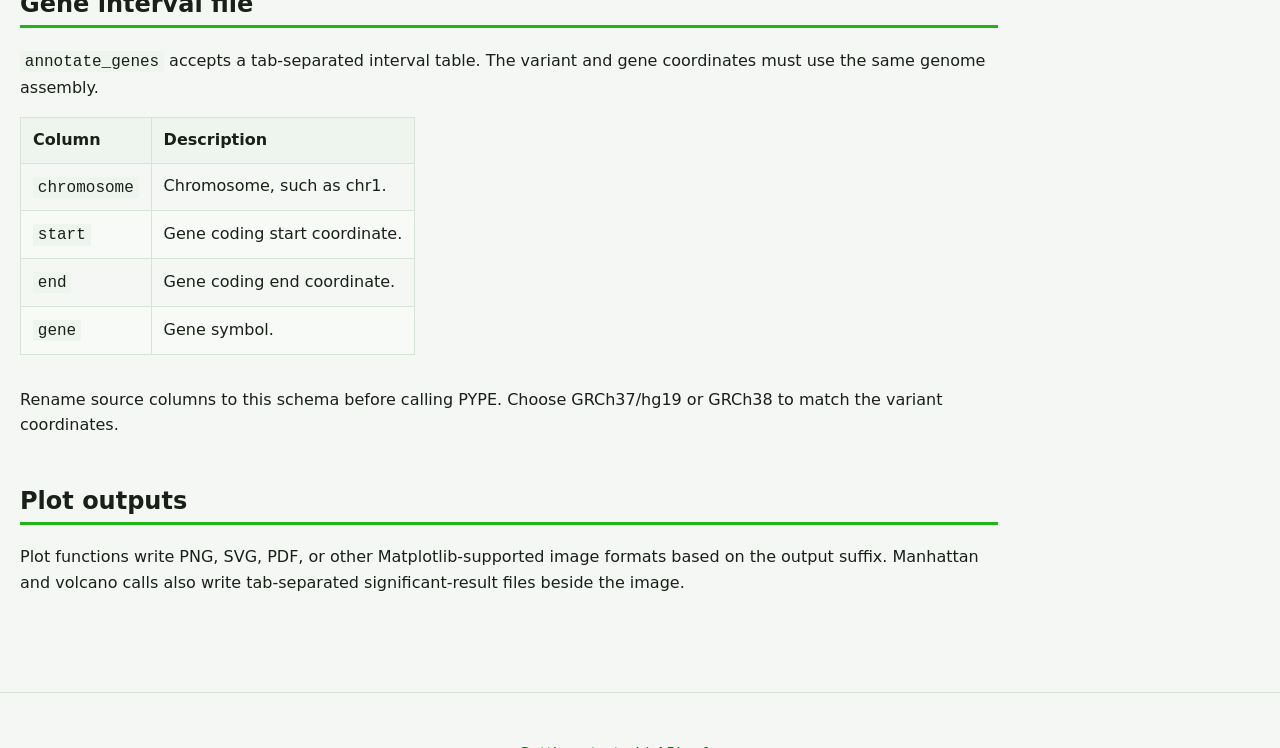
<file: docs/file-formats.html>
<!doctype html>
<html lang="en">
<head>
  <meta charset="utf-8">
  <meta name="viewport" content="width=device-width, initial-scale=1">
  <meta name="description" content="PYPE dataframe, summary statistic, metadata, result, and gene interval formats.">
  <title>File formats | PYPE</title>
  <link rel="icon" href="assets/favicon.ico" sizes="any">
  <link rel="icon" type="image/png" sizes="128x128" href="assets/favicon.png">
  <link rel="apple-touch-icon" href="assets/apple-touch-icon.png">
  <script src="theme.js"></script>
  <link rel="stylesheet" href="styles.css">
</head>
<body>
  <a class="skip-link" href="#content">Skip to content</a>
  <header class="compact">
    <div class="brand">
      <img class="logo" src="assets/pype_logo.png" alt="">
      <span class="brand-name">PYPE</span>
    </div>
  </header>
  <nav aria-label="Documentation">
    <a href="index.html">Overview</a>
    <a href="getting-started.html">Start</a>
    <a class="current" aria-current="page" href="file-formats.html">Formats</a>
    <a href="api.html">API</a>
    <a href="mr.html">MR methods</a>
    <a href="plotting.html">Plotting</a>
    <a href="reproducibility.html">Reproduce</a>
    <a href="roadmap.html">Roadmap</a>
    <button class="theme-toggle" type="button" data-theme-toggle>Theme</button>
  </nav>

  <main id="content" class="wide">
    <div class="docs-layout">
      <article class="docs-content">
        <h1>Input and output formats</h1>
        <h2 id="phenotypes">Phenotype dataframe</h2>
        <p>Rows represent samples. Columns contain outcomes and covariates.</p>
        <table tabindex="0">
          <thead><tr><th scope="col">Part</th><th scope="col">Requirement</th></tr></thead>
          <tbody>
            <tr><td>Index</td><td>Must match the predictor dataframe index exactly.</td></tr>
            <tr><td>Outcomes</td><td>Numeric columns named in the <code>outcomes</code> argument.</td></tr>
            <tr><td>Covariates</td><td>Optional numeric columns named in the <code>covariates</code> argument.</td></tr>
            <tr><td>Missing values</td><td>Allowed. Each regression uses its own complete-case subset.</td></tr>
          </tbody>
        </table>
        <pre><code>sample_id  trait_a  trait_b  age  sex
S001       1.2      0        50   1
S002       2.0      1        61   0
S003       1.5      0        47   1</code></pre>

        <h2 id="predictors">Predictor dataframe</h2>
        <p>Rows use the same sample index as the phenotype dataframe. Each column is tested independently against every selected outcome.</p>
        <table tabindex="0">
          <thead><tr><th scope="col">Predictor type</th><th scope="col">Example</th></tr></thead>
          <tbody>
            <tr><td>Genotype dosage</td><td>0, 1, and 2 effect-allele copies.</td></tr>
            <tr><td>Phenotype</td><td>A biomarker or derived measurement.</td></tr>
            <tr><td>Score</td><td>A polygenic score or model prediction.</td></tr>
          </tbody>
        </table>

        <h2 id="phewas-results">PheWAS result dataframe</h2>
        <table tabindex="0">
          <thead><tr><th scope="col">Column</th><th scope="col">Description</th></tr></thead>
          <tbody>
            <tr><td><code>outcome</code></td><td>Outcome phenotype name.</td></tr>
            <tr><td><code>predictor</code></td><td>Predictor name.</td></tr>
            <tr><td><code>sample_count</code></td><td>Complete-case sample count.</td></tr>
            <tr><td><code>total_sample_count</code></td><td>Total aligned input sample count.</td></tr>
            <tr><td><code>negative_log10_pvalue</code></td><td>Negative base-10 logarithm of the regression p-value.</td></tr>
            <tr><td><code>pvalue</code></td><td>Regression p-value.</td></tr>
            <tr><td><code>beta</code></td><td>Predictor coefficient.</td></tr>
            <tr><td><code>standard_error</code></td><td>Coefficient standard error.</td></tr>
          </tbody>
        </table>

        <h2 id="metadata">Phenotype metadata</h2>
        <p>Metadata provides labels and plotting groups. It may be a dataframe or a CSV/TSV path.</p>
        <table tabindex="0">
          <thead><tr><th scope="col">Column</th><th scope="col">Required</th><th scope="col">Description</th></tr></thead>
          <tbody>
            <tr><td><code>outcome</code></td><td>Yes</td><td>Identifier matching the PheWAS result.</td></tr>
            <tr><td><code>category</code></td><td>Yes</td><td>Group used on Manhattan and enrichment plots.</td></tr>
            <tr><td><code>description</code></td><td>Optional</td><td>Readable label used for annotations.</td></tr>
          </tbody>
        </table>

        <h2 id="mr-summary">MR summary statistics</h2>
        <table tabindex="0">
          <thead><tr><th scope="col">Column</th><th scope="col">Required</th><th scope="col">Description</th></tr></thead>
          <tbody>
            <tr><td><code>variant_id</code></td><td>Yes</td><td>Variant identifier.</td></tr>
            <tr><td><code>chromosome</code></td><td>Yes</td><td>Chromosome. X and Y are accepted.</td></tr>
            <tr><td><code>effect_allele</code></td><td>Yes</td><td>Allele associated with <code>beta</code>.</td></tr>
            <tr><td><code>other_allele</code></td><td>Recommended</td><td>Other allele used during harmonization.</td></tr>
            <tr><td><code>beta</code></td><td>Yes</td><td>Effect estimate.</td></tr>
            <tr><td><code>standard_error</code></td><td>Yes</td><td>Effect standard error.</td></tr>
            <tr><td><code>pvalue</code></td><td>Yes</td><td>Association p-value.</td></tr>
            <tr><td><code>sample_size</code></td><td>Optional</td><td>Sample size used to resolve duplicate variant rows.</td></tr>
          </tbody>
        </table>
        <pre><code>variant_id  chromosome  effect_allele  other_allele  beta   standard_error  pvalue
rs100001    1           A              G             0.12   0.03            2e-8
rs100002    2           C              T            -0.08   0.02            4e-9</code></pre>

        <h2 id="mr-results">MR result dataframe</h2>
        <table tabindex="0">
          <thead><tr><th scope="col">Column</th><th scope="col">Description</th></tr></thead>
          <tbody>
            <tr><td><code>method</code></td><td>MR estimator name.</td></tr>
            <tr><td><code>exposure</code></td><td>Exposure label supplied to the analysis.</td></tr>
            <tr><td><code>outcome</code></td><td>Outcome label supplied to the analysis.</td></tr>
            <tr><td><code>pvalue</code></td><td>Estimator p-value.</td></tr>
            <tr><td><code>beta</code></td><td>Estimated exposure-outcome effect.</td></tr>
            <tr><td><code>standard_error</code></td><td>Estimator standard error.</td></tr>
            <tr><td><code>variant_count</code></td><td>Number of variants used by the estimator.</td></tr>
          </tbody>
        </table>

        <h2 id="gene-intervals">Gene interval file</h2>
        <p><code>annotate_genes</code> accepts a tab-separated interval table. The variant and gene coordinates must use the same genome assembly.</p>
        <table tabindex="0">
          <thead><tr><th scope="col">Column</th><th scope="col">Description</th></tr></thead>
          <tbody>
            <tr><td><code>chromosome</code></td><td>Chromosome, such as chr1.</td></tr>
            <tr><td><code>start</code></td><td>Gene coding start coordinate.</td></tr>
            <tr><td><code>end</code></td><td>Gene coding end coordinate.</td></tr>
            <tr><td><code>gene</code></td><td>Gene symbol.</td></tr>
          </tbody>
        </table>
        <p>Rename source columns to this schema before calling PYPE. Choose GRCh37/hg19 or GRCh38 to match the variant coordinates.</p>

        <h2 id="plot-files">Plot outputs</h2>
        <p>Plot functions write PNG, SVG, PDF, or other Matplotlib-supported image formats based on the output suffix. Manhattan and volcano calls also write tab-separated significant-result files beside the image.</p>
      </article>

      <aside class="toc">
        <strong>On this page</strong>
        <a href="#phenotypes">Phenotypes</a>
        <a href="#predictors">Predictors</a>
        <a href="#phewas-results">PheWAS results</a>
        <a href="#metadata">Metadata</a>
        <a href="#mr-summary">MR statistics</a>
        <a href="#mr-results">MR results</a>
        <a href="#gene-intervals">Gene intervals</a>
        <a href="#plot-files">Plot outputs</a>
      </aside>
    </div>
  </main>

  <footer>
    <p><a href="getting-started.html">Getting started</a> | <a href="api.html">API reference</a></p>
  </footer>
</body>
</html>
</file>
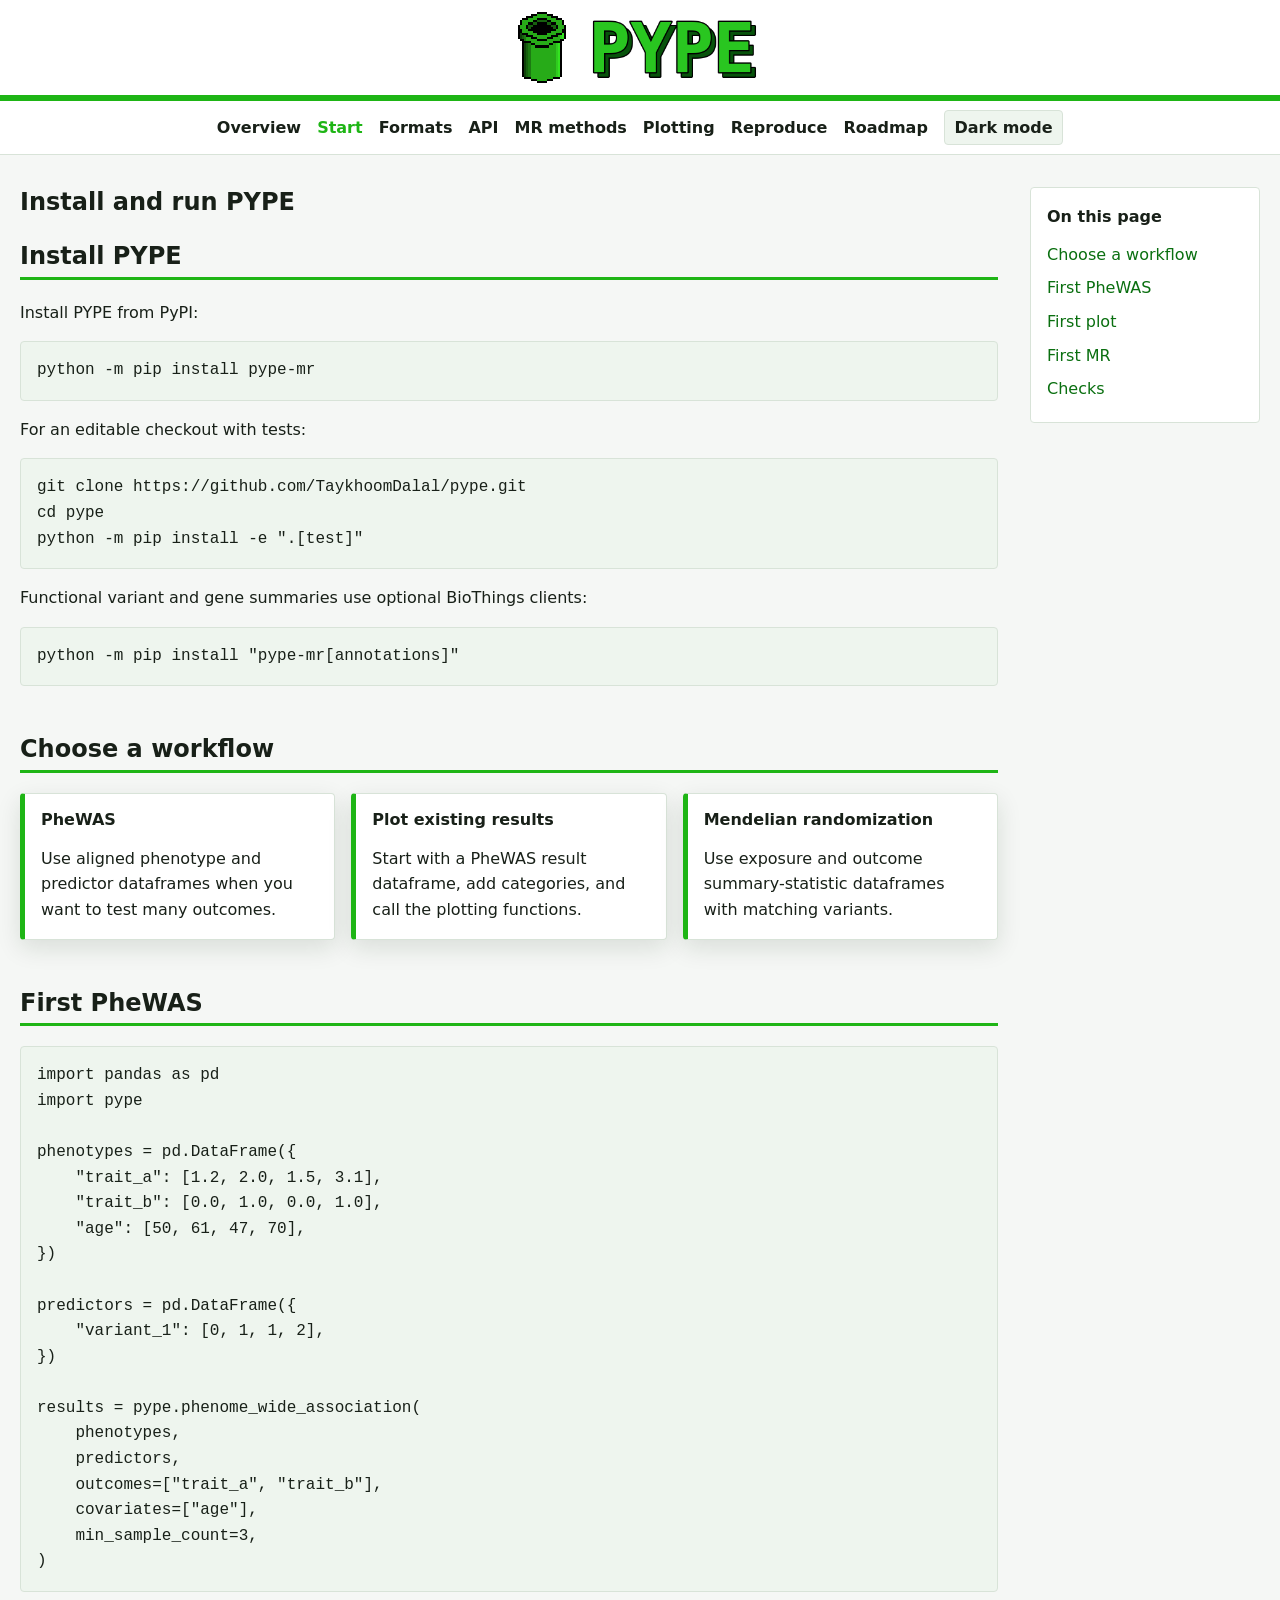
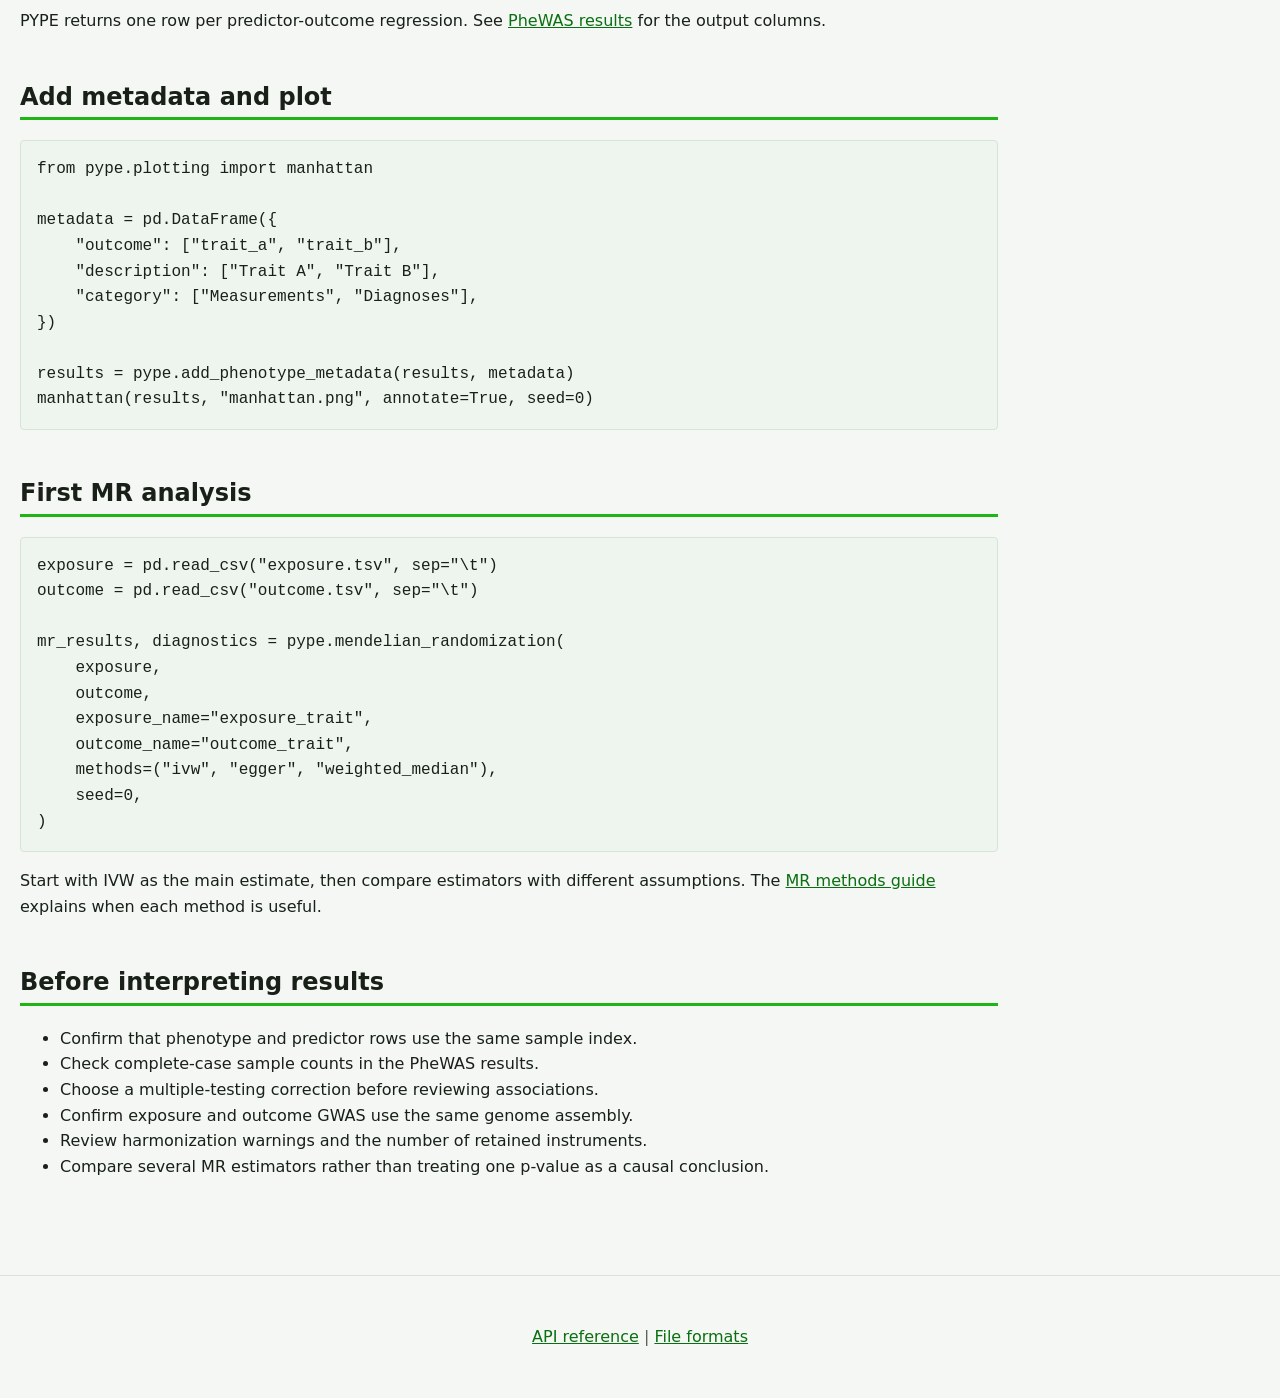
<file: docs/getting-started.html>
<!doctype html>
<html lang="en">
<head>
  <meta charset="utf-8">
  <meta name="viewport" content="width=device-width, initial-scale=1">
  <meta name="description" content="Install PYPE and run a first PheWAS, plot, and Mendelian randomization analysis.">
  <title>Getting started | PYPE</title>
  <link rel="icon" href="assets/favicon.ico" sizes="any">
  <link rel="icon" type="image/png" sizes="128x128" href="assets/favicon.png">
  <link rel="apple-touch-icon" href="assets/apple-touch-icon.png">
  <script src="theme.js"></script>
  <link rel="stylesheet" href="styles.css">
</head>
<body>
  <a class="skip-link" href="#content">Skip to content</a>
  <header class="compact">
    <div class="brand">
      <img class="logo" src="assets/pype_logo.png" alt="">
      <span class="brand-name">PYPE</span>
    </div>
  </header>
  <nav aria-label="Documentation">
    <a href="index.html">Overview</a>
    <a class="current" aria-current="page" href="getting-started.html">Start</a>
    <a href="file-formats.html">Formats</a>
    <a href="api.html">API</a>
    <a href="mr.html">MR methods</a>
    <a href="plotting.html">Plotting</a>
    <a href="reproducibility.html">Reproduce</a>
    <a href="roadmap.html">Roadmap</a>
    <button class="theme-toggle" type="button" data-theme-toggle>Theme</button>
  </nav>

  <main id="content" class="wide">
    <div class="docs-layout">
      <article class="docs-content">
        <h1>Install and run PYPE</h1>
        <h2>Install PYPE</h2>
        <p>Install PYPE from PyPI:</p>
        <pre><code>python -m pip install pype-mr</code></pre>
        <p>For an editable checkout with tests:</p>
        <pre><code>git clone https://github.com/TaykhoomDalal/pype.git
cd pype
python -m pip install -e ".[test]"</code></pre>
        <p>Functional variant and gene summaries use optional BioThings clients:</p>
        <pre><code>python -m pip install "pype-mr[annotations]"</code></pre>

        <h2 id="choose">Choose a workflow</h2>
        <div class="grid">
          <article class="card">
            <h3>PheWAS</h3>
            <p>Use aligned phenotype and predictor dataframes when you want to test many outcomes.</p>
          </article>
          <article class="card">
            <h3>Plot existing results</h3>
            <p>Start with a PheWAS result dataframe, add categories, and call the plotting functions.</p>
          </article>
          <article class="card">
            <h3>Mendelian randomization</h3>
            <p>Use exposure and outcome summary-statistic dataframes with matching variants.</p>
          </article>
        </div>

        <h2 id="first-phewas">First PheWAS</h2>
        <pre><code>import pandas as pd
import pype

phenotypes = pd.DataFrame({
    "trait_a": [1.2, 2.0, 1.5, 3.1],
    "trait_b": [0.0, 1.0, 0.0, 1.0],
    "age": [50, 61, 47, 70],
})

predictors = pd.DataFrame({
    "variant_1": [0, 1, 1, 2],
})

results = pype.phenome_wide_association(
    phenotypes,
    predictors,
    outcomes=["trait_a", "trait_b"],
    covariates=["age"],
    min_sample_count=3,
)</code></pre>
        <p>PYPE returns one row per predictor-outcome regression. See <a href="file-formats.html#phewas-results">PheWAS results</a> for the output columns.</p>

        <h2 id="first-plot">Add metadata and plot</h2>
        <pre><code>from pype.plotting import manhattan

metadata = pd.DataFrame({
    "outcome": ["trait_a", "trait_b"],
    "description": ["Trait A", "Trait B"],
    "category": ["Measurements", "Diagnoses"],
})

results = pype.add_phenotype_metadata(results, metadata)
manhattan(results, "manhattan.png", annotate=True, seed=0)</code></pre>

        <h2 id="first-mr">First MR analysis</h2>
        <pre><code>exposure = pd.read_csv("exposure.tsv", sep="\t")
outcome = pd.read_csv("outcome.tsv", sep="\t")

mr_results, diagnostics = pype.mendelian_randomization(
    exposure,
    outcome,
    exposure_name="exposure_trait",
    outcome_name="outcome_trait",
    methods=("ivw", "egger", "weighted_median"),
    seed=0,
)</code></pre>
        <p>Start with IVW as the main estimate, then compare estimators with different assumptions. The <a href="mr.html">MR methods guide</a> explains when each method is useful.</p>

        <h2 id="checks">Before interpreting results</h2>
        <ul>
          <li>Confirm that phenotype and predictor rows use the same sample index.</li>
          <li>Check complete-case sample counts in the PheWAS results.</li>
          <li>Choose a multiple-testing correction before reviewing associations.</li>
          <li>Confirm exposure and outcome GWAS use the same genome assembly.</li>
          <li>Review harmonization warnings and the number of retained instruments.</li>
          <li>Compare several MR estimators rather than treating one p-value as a causal conclusion.</li>
        </ul>
      </article>

      <aside class="toc">
        <strong>On this page</strong>
        <a href="#choose">Choose a workflow</a>
        <a href="#first-phewas">First PheWAS</a>
        <a href="#first-plot">First plot</a>
        <a href="#first-mr">First MR</a>
        <a href="#checks">Checks</a>
      </aside>
    </div>
  </main>

  <footer>
    <p><a href="api.html">API reference</a> | <a href="file-formats.html">File formats</a></p>
  </footer>
</body>
</html>
</file>
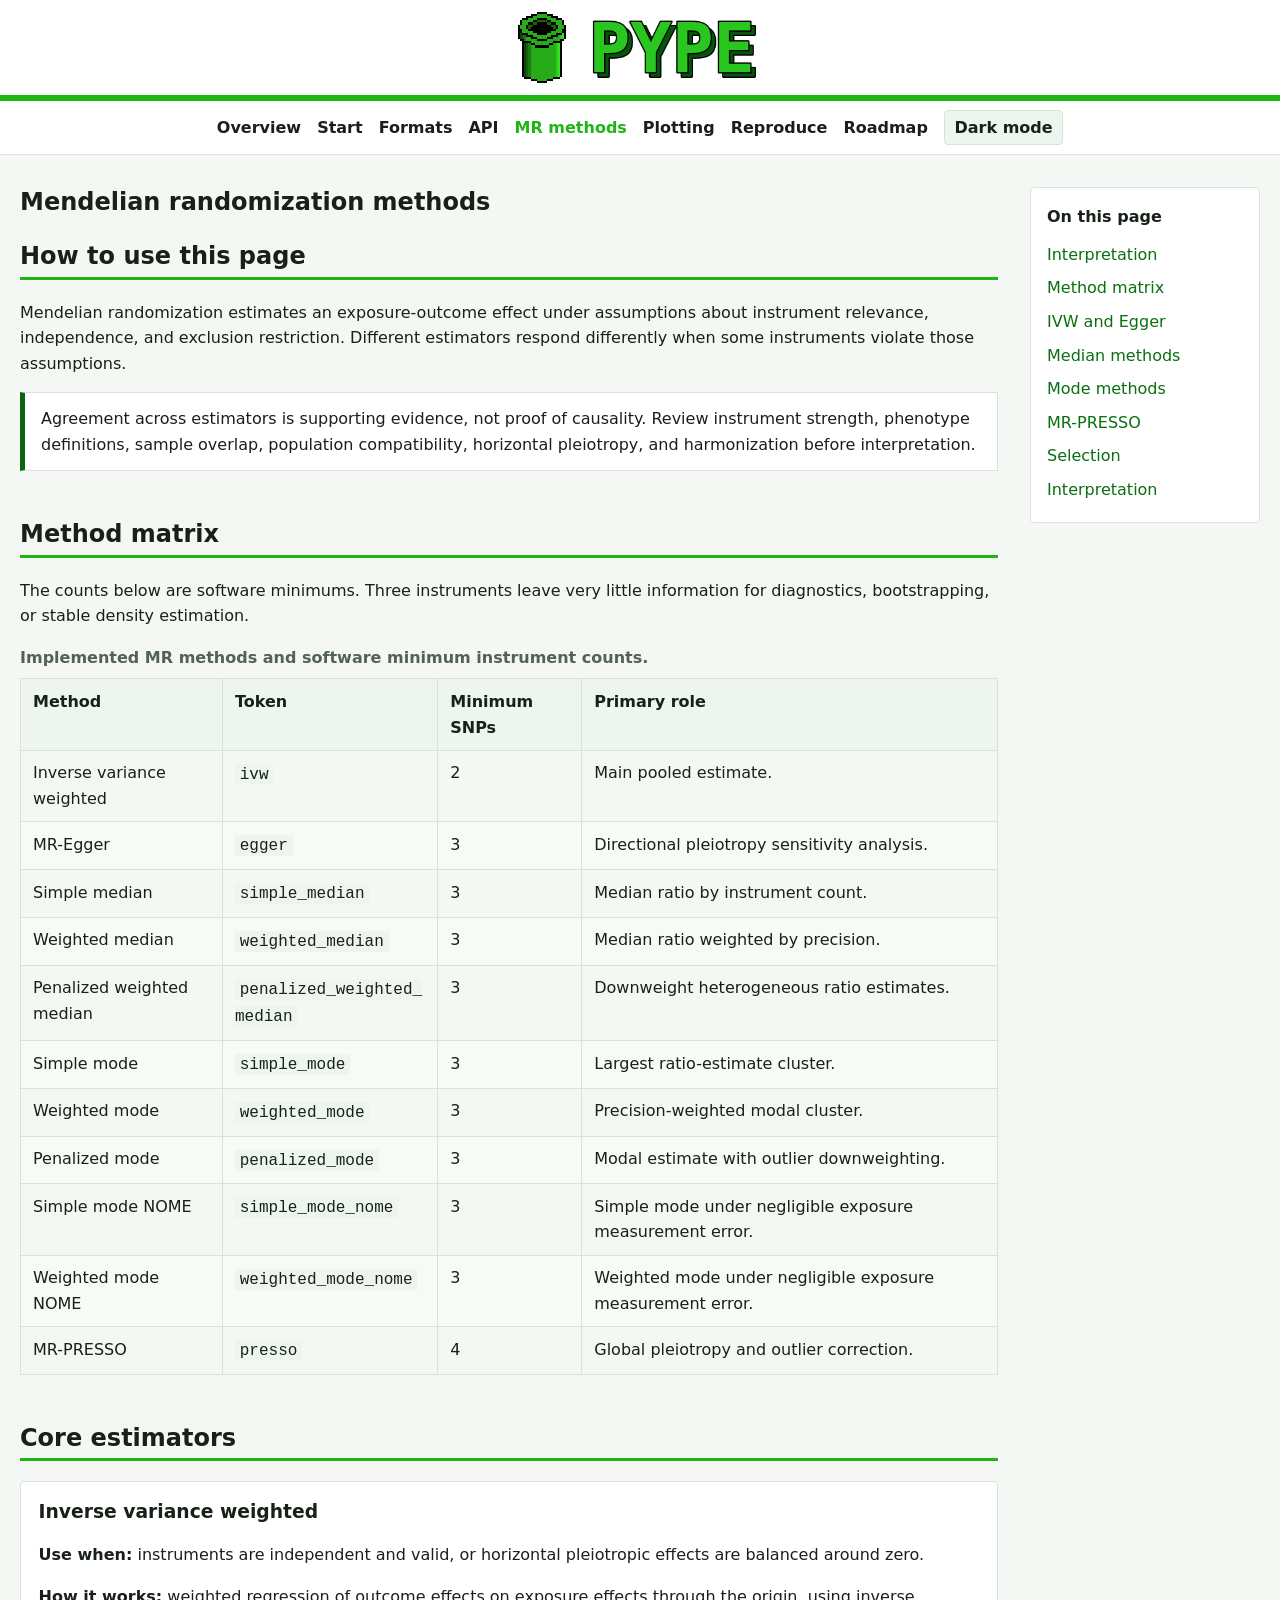
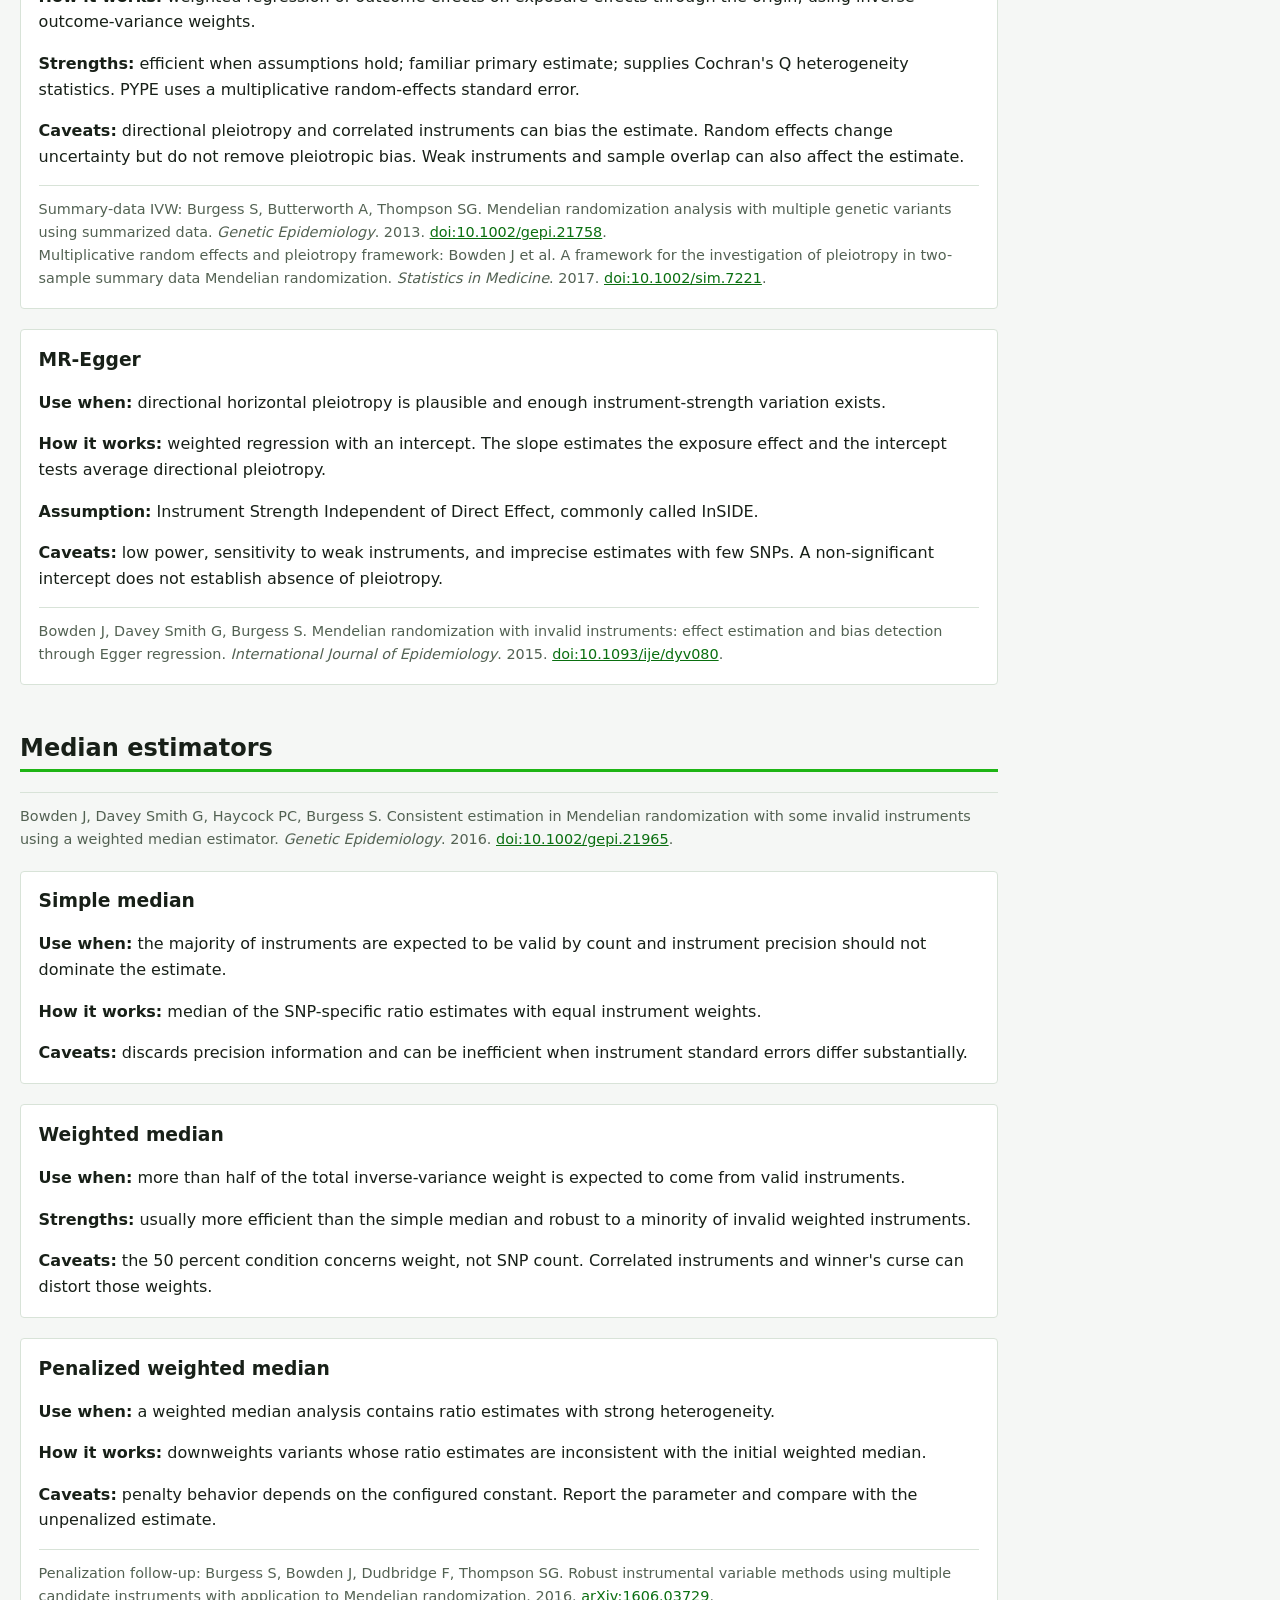
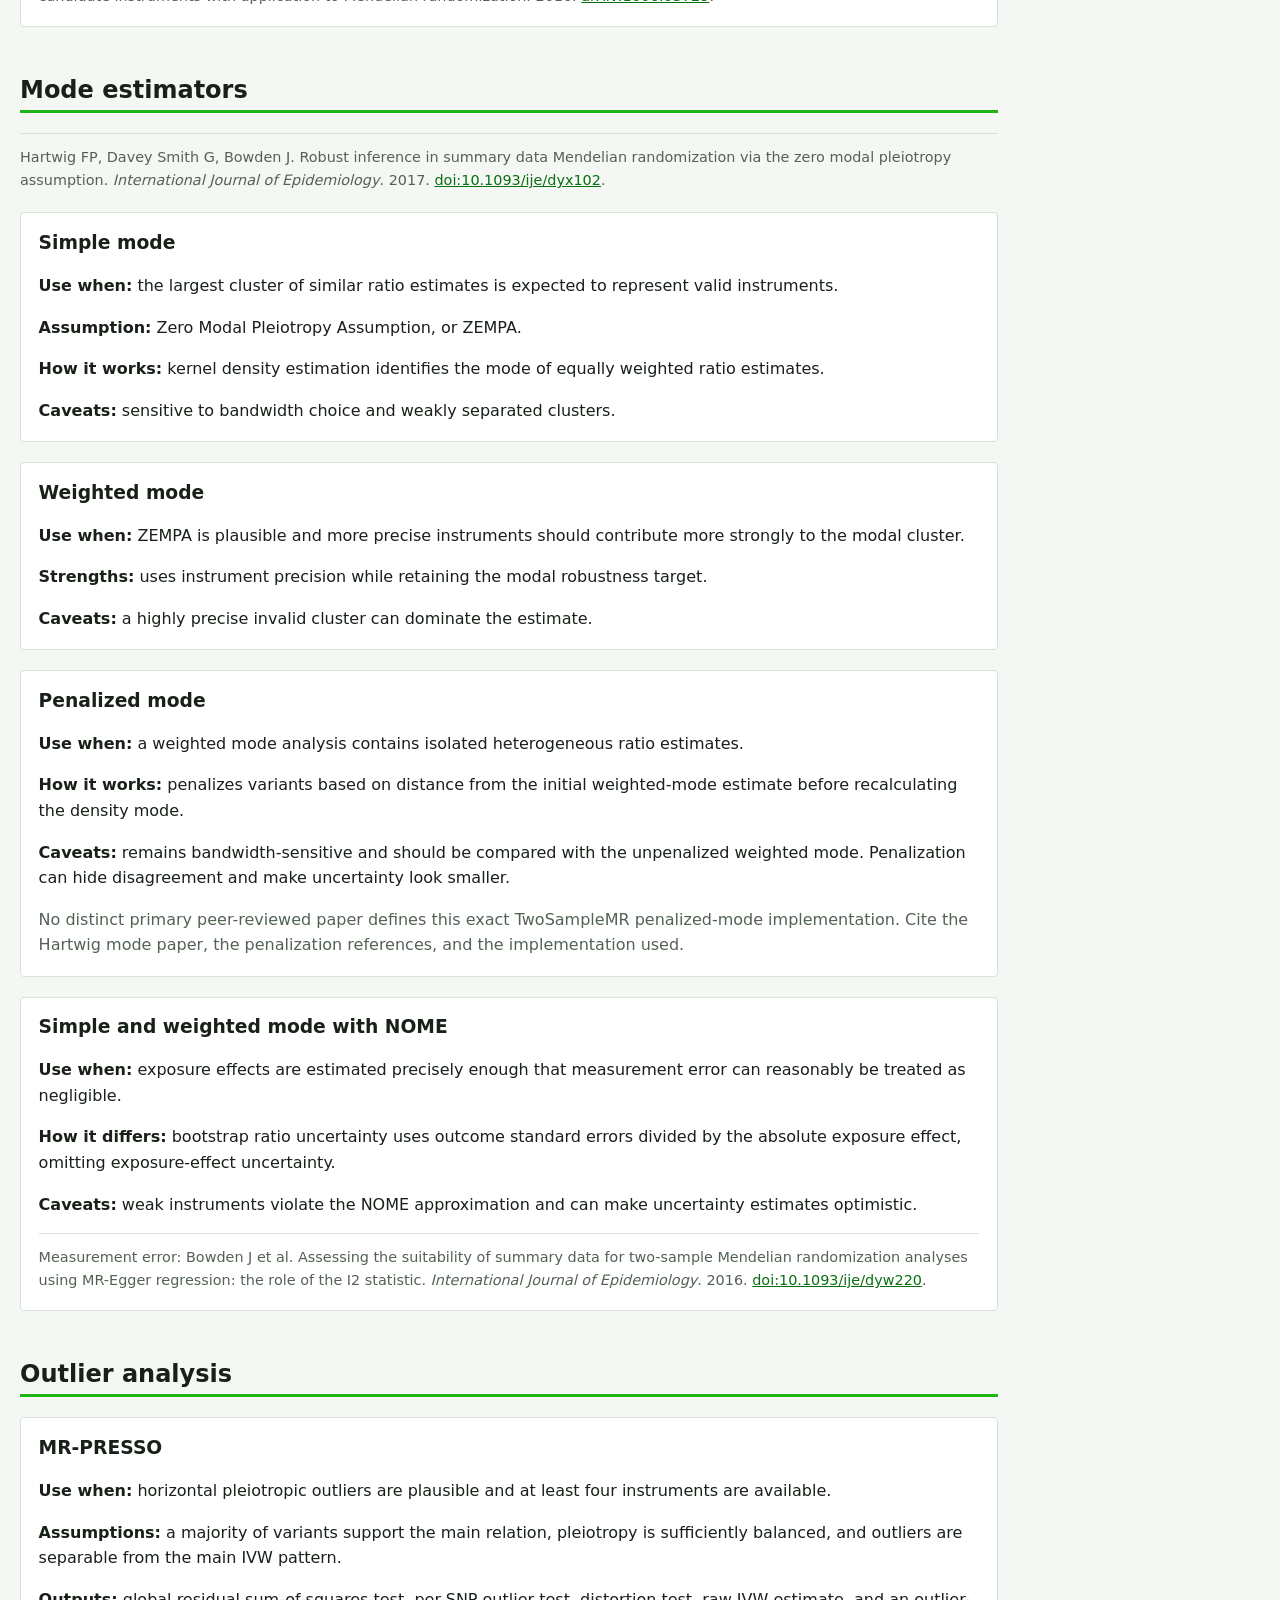
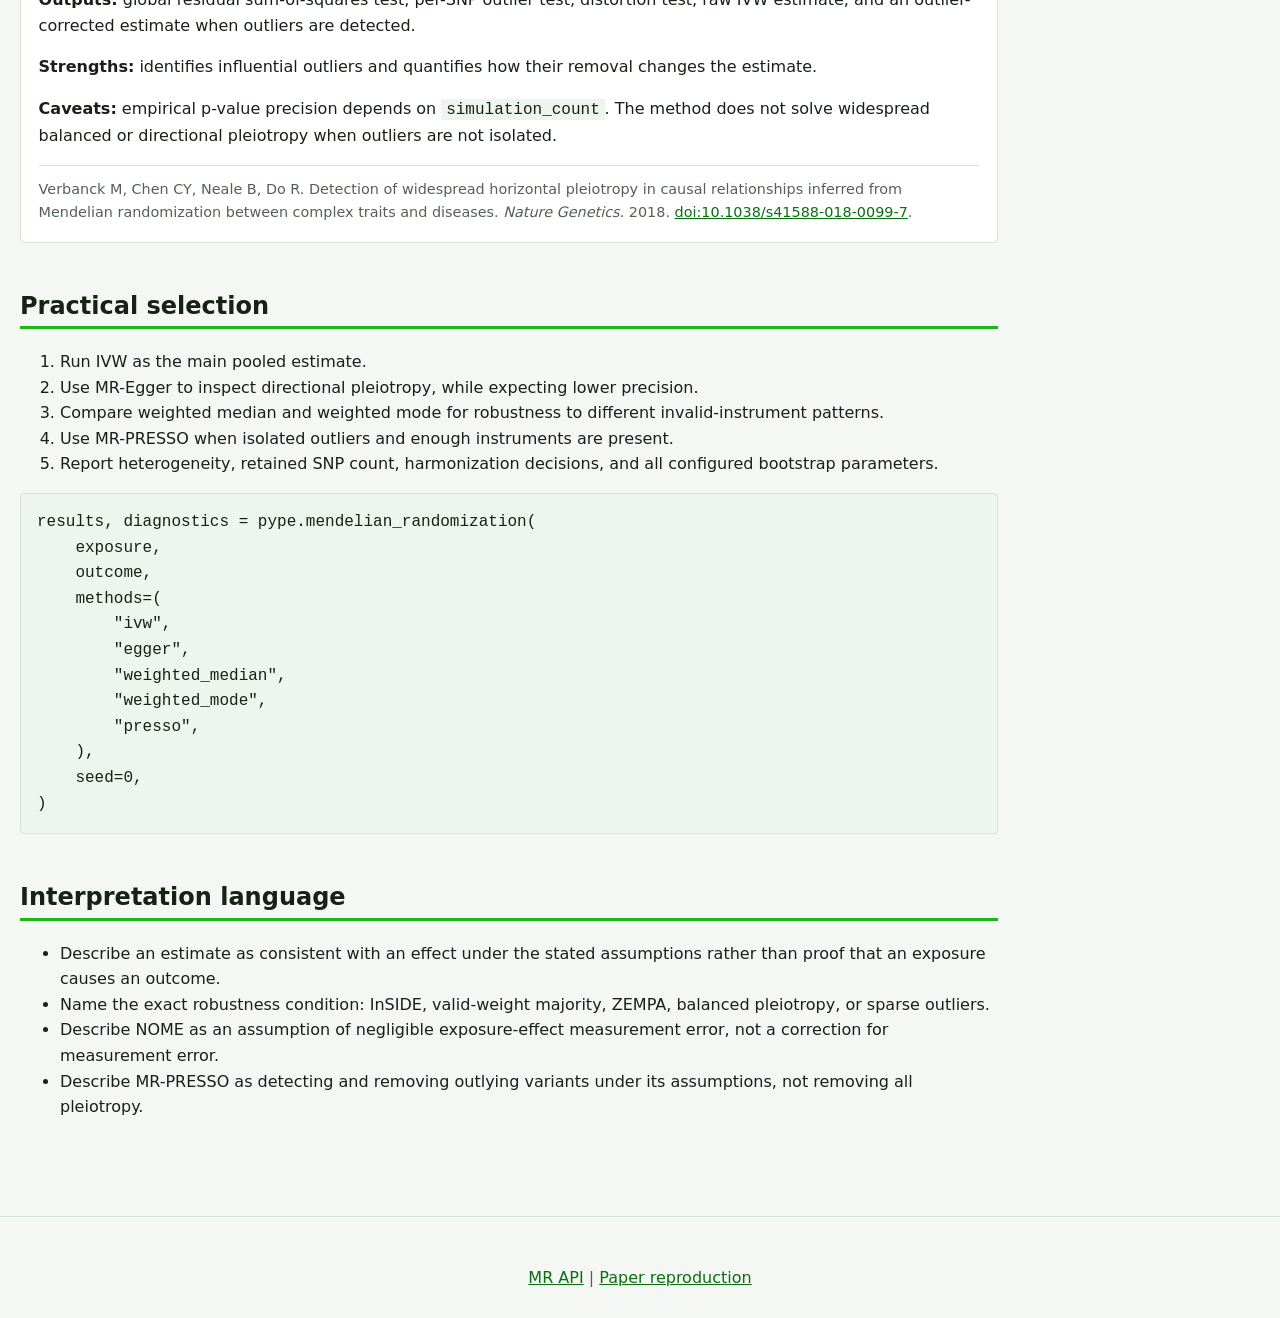
<file: docs/mr.html>
<!doctype html>
<html lang="en">
<head>
  <meta charset="utf-8">
  <meta name="viewport" content="width=device-width, initial-scale=1">
  <meta name="description" content="Detailed PYPE Mendelian randomization method guide with assumptions, use cases, caveats, and citations.">
  <title>MR methods | PYPE</title>
  <link rel="icon" href="assets/favicon.ico" sizes="any">
  <link rel="icon" type="image/png" sizes="128x128" href="assets/favicon.png">
  <link rel="apple-touch-icon" href="assets/apple-touch-icon.png">
  <script src="theme.js"></script>
  <link rel="stylesheet" href="styles.css">
</head>
<body>
  <a class="skip-link" href="#content">Skip to content</a>
  <header class="compact">
    <div class="brand">
      <img class="logo" src="assets/pype_logo.png" alt="">
      <span class="brand-name">PYPE</span>
    </div>
  </header>
  <nav aria-label="Documentation">
    <a href="index.html">Overview</a>
    <a href="getting-started.html">Start</a>
    <a href="file-formats.html">Formats</a>
    <a href="api.html">API</a>
    <a class="current" aria-current="page" href="mr.html">MR methods</a>
    <a href="plotting.html">Plotting</a>
    <a href="reproducibility.html">Reproduce</a>
    <a href="roadmap.html">Roadmap</a>
    <button class="theme-toggle" type="button" data-theme-toggle>Theme</button>
  </nav>

  <main id="content" class="wide">
    <div class="docs-layout">
      <article class="docs-content">
        <h1>Mendelian randomization methods</h1>
        <h2 id="purpose">How to use this page</h2>
        <p>Mendelian randomization estimates an exposure-outcome effect under assumptions about instrument relevance, independence, and exclusion restriction. Different estimators respond differently when some instruments violate those assumptions.</p>
        <div class="note">
          Agreement across estimators is supporting evidence, not proof of causality. Review instrument strength, phenotype definitions, sample overlap, population compatibility, horizontal pleiotropy, and harmonization before interpretation.
        </div>

        <h2 id="matrix">Method matrix</h2>
        <p>The counts below are software minimums. Three instruments leave very little information for diagnostics, bootstrapping, or stable density estimation.</p>
        <table tabindex="0">
          <caption>Implemented MR methods and software minimum instrument counts.</caption>
          <thead>
            <tr><th scope="col">Method</th><th scope="col">Token</th><th scope="col">Minimum SNPs</th><th scope="col">Primary role</th></tr>
          </thead>
          <tbody>
            <tr><td>Inverse variance weighted</td><td><code>ivw</code></td><td>2</td><td>Main pooled estimate.</td></tr>
            <tr><td>MR-Egger</td><td><code>egger</code></td><td>3</td><td>Directional pleiotropy sensitivity analysis.</td></tr>
            <tr><td>Simple median</td><td><code>simple_median</code></td><td>3</td><td>Median ratio by instrument count.</td></tr>
            <tr><td>Weighted median</td><td><code>weighted_median</code></td><td>3</td><td>Median ratio weighted by precision.</td></tr>
            <tr><td>Penalized weighted median</td><td><code>penalized_weighted_median</code></td><td>3</td><td>Downweight heterogeneous ratio estimates.</td></tr>
            <tr><td>Simple mode</td><td><code>simple_mode</code></td><td>3</td><td>Largest ratio-estimate cluster.</td></tr>
            <tr><td>Weighted mode</td><td><code>weighted_mode</code></td><td>3</td><td>Precision-weighted modal cluster.</td></tr>
            <tr><td>Penalized mode</td><td><code>penalized_mode</code></td><td>3</td><td>Modal estimate with outlier downweighting.</td></tr>
            <tr><td>Simple mode NOME</td><td><code>simple_mode_nome</code></td><td>3</td><td>Simple mode under negligible exposure measurement error.</td></tr>
            <tr><td>Weighted mode NOME</td><td><code>weighted_mode_nome</code></td><td>3</td><td>Weighted mode under negligible exposure measurement error.</td></tr>
            <tr><td>MR-PRESSO</td><td><code>presso</code></td><td>4</td><td>Global pleiotropy and outlier correction.</td></tr>
          </tbody>
        </table>

        <h2 id="core-estimators">Core estimators</h2>
        <section class="method-card" id="ivw">
          <h3>Inverse variance weighted</h3>
          <p><strong>Use when:</strong> instruments are independent and valid, or horizontal pleiotropic effects are balanced around zero.</p>
          <p><strong>How it works:</strong> weighted regression of outcome effects on exposure effects through the origin, using inverse outcome-variance weights.</p>
          <p><strong>Strengths:</strong> efficient when assumptions hold; familiar primary estimate; supplies Cochran's Q heterogeneity statistics. PYPE uses a multiplicative random-effects standard error.</p>
          <p><strong>Caveats:</strong> directional pleiotropy and correlated instruments can bias the estimate. Random effects change uncertainty but do not remove pleiotropic bias. Weak instruments and sample overlap can also affect the estimate.</p>
          <div class="citation">Summary-data IVW: Burgess S, Butterworth A, Thompson SG. Mendelian randomization analysis with multiple genetic variants using summarized data. <em>Genetic Epidemiology</em>. 2013. <a href="https://doi.org/10.1002/gepi.21758">doi:10.1002/gepi.21758</a>.<br>Multiplicative random effects and pleiotropy framework: Bowden J et al. A framework for the investigation of pleiotropy in two-sample summary data Mendelian randomization. <em>Statistics in Medicine</em>. 2017. <a href="https://doi.org/10.1002/sim.7221">doi:10.1002/sim.7221</a>.</div>
        </section>

        <section class="method-card" id="egger">
          <h3>MR-Egger</h3>
          <p><strong>Use when:</strong> directional horizontal pleiotropy is plausible and enough instrument-strength variation exists.</p>
          <p><strong>How it works:</strong> weighted regression with an intercept. The slope estimates the exposure effect and the intercept tests average directional pleiotropy.</p>
          <p><strong>Assumption:</strong> Instrument Strength Independent of Direct Effect, commonly called InSIDE.</p>
          <p><strong>Caveats:</strong> low power, sensitivity to weak instruments, and imprecise estimates with few SNPs. A non-significant intercept does not establish absence of pleiotropy.</p>
          <div class="citation">Bowden J, Davey Smith G, Burgess S. Mendelian randomization with invalid instruments: effect estimation and bias detection through Egger regression. <em>International Journal of Epidemiology</em>. 2015. <a href="https://doi.org/10.1093/ije/dyv080">doi:10.1093/ije/dyv080</a>.</div>
        </section>

        <h2 id="median-family">Median estimators</h2>
        <p class="citation">Bowden J, Davey Smith G, Haycock PC, Burgess S. Consistent estimation in Mendelian randomization with some invalid instruments using a weighted median estimator. <em>Genetic Epidemiology</em>. 2016. <a href="https://doi.org/10.1002/gepi.21965">doi:10.1002/gepi.21965</a>.</p>
        <section class="method-card" id="simple-median">
          <h3>Simple median</h3>
          <p><strong>Use when:</strong> the majority of instruments are expected to be valid by count and instrument precision should not dominate the estimate.</p>
          <p><strong>How it works:</strong> median of the SNP-specific ratio estimates with equal instrument weights.</p>
          <p><strong>Caveats:</strong> discards precision information and can be inefficient when instrument standard errors differ substantially.</p>
        </section>

        <section class="method-card" id="weighted-median">
          <h3>Weighted median</h3>
          <p><strong>Use when:</strong> more than half of the total inverse-variance weight is expected to come from valid instruments.</p>
          <p><strong>Strengths:</strong> usually more efficient than the simple median and robust to a minority of invalid weighted instruments.</p>
          <p><strong>Caveats:</strong> the 50 percent condition concerns weight, not SNP count. Correlated instruments and winner's curse can distort those weights.</p>
        </section>

        <section class="method-card" id="penalized-weighted-median">
          <h3>Penalized weighted median</h3>
          <p><strong>Use when:</strong> a weighted median analysis contains ratio estimates with strong heterogeneity.</p>
          <p><strong>How it works:</strong> downweights variants whose ratio estimates are inconsistent with the initial weighted median.</p>
          <p><strong>Caveats:</strong> penalty behavior depends on the configured constant. Report the parameter and compare with the unpenalized estimate.</p>
          <div class="citation">Penalization follow-up: Burgess S, Bowden J, Dudbridge F, Thompson SG. Robust instrumental variable methods using multiple candidate instruments with application to Mendelian randomization. 2016. <a href="https://arxiv.org/abs/1606.03729">arXiv:1606.03729</a>.</div>
        </section>

        <h2 id="mode-family">Mode estimators</h2>
        <p class="citation">Hartwig FP, Davey Smith G, Bowden J. Robust inference in summary data Mendelian randomization via the zero modal pleiotropy assumption. <em>International Journal of Epidemiology</em>. 2017. <a href="https://doi.org/10.1093/ije/dyx102">doi:10.1093/ije/dyx102</a>.</p>
        <section class="method-card" id="simple-mode">
          <h3>Simple mode</h3>
          <p><strong>Use when:</strong> the largest cluster of similar ratio estimates is expected to represent valid instruments.</p>
          <p><strong>Assumption:</strong> Zero Modal Pleiotropy Assumption, or ZEMPA.</p>
          <p><strong>How it works:</strong> kernel density estimation identifies the mode of equally weighted ratio estimates.</p>
          <p><strong>Caveats:</strong> sensitive to bandwidth choice and weakly separated clusters.</p>
        </section>

        <section class="method-card" id="weighted-mode">
          <h3>Weighted mode</h3>
          <p><strong>Use when:</strong> ZEMPA is plausible and more precise instruments should contribute more strongly to the modal cluster.</p>
          <p><strong>Strengths:</strong> uses instrument precision while retaining the modal robustness target.</p>
          <p><strong>Caveats:</strong> a highly precise invalid cluster can dominate the estimate.</p>
        </section>

        <section class="method-card" id="penalized-mode">
          <h3>Penalized mode</h3>
          <p><strong>Use when:</strong> a weighted mode analysis contains isolated heterogeneous ratio estimates.</p>
          <p><strong>How it works:</strong> penalizes variants based on distance from the initial weighted-mode estimate before recalculating the density mode.</p>
          <p><strong>Caveats:</strong> remains bandwidth-sensitive and should be compared with the unpenalized weighted mode. Penalization can hide disagreement and make uncertainty look smaller.</p>
          <p class="muted">No distinct primary peer-reviewed paper defines this exact TwoSampleMR penalized-mode implementation. Cite the Hartwig mode paper, the penalization references, and the implementation used.</p>
        </section>

        <section class="method-card" id="nome-modes">
          <h3>Simple and weighted mode with NOME</h3>
          <p><strong>Use when:</strong> exposure effects are estimated precisely enough that measurement error can reasonably be treated as negligible.</p>
          <p><strong>How it differs:</strong> bootstrap ratio uncertainty uses outcome standard errors divided by the absolute exposure effect, omitting exposure-effect uncertainty.</p>
          <p><strong>Caveats:</strong> weak instruments violate the NOME approximation and can make uncertainty estimates optimistic.</p>
          <div class="citation">Measurement error: Bowden J et al. Assessing the suitability of summary data for two-sample Mendelian randomization analyses using MR-Egger regression: the role of the I2 statistic. <em>International Journal of Epidemiology</em>. 2016. <a href="https://doi.org/10.1093/ije/dyw220">doi:10.1093/ije/dyw220</a>.</div>
        </section>

        <h2 id="presso-family">Outlier analysis</h2>
        <section class="method-card" id="presso">
          <h3>MR-PRESSO</h3>
          <p><strong>Use when:</strong> horizontal pleiotropic outliers are plausible and at least four instruments are available.</p>
          <p><strong>Assumptions:</strong> a majority of variants support the main relation, pleiotropy is sufficiently balanced, and outliers are separable from the main IVW pattern.</p>
          <p><strong>Outputs:</strong> global residual sum-of-squares test, per-SNP outlier test, distortion test, raw IVW estimate, and an outlier-corrected estimate when outliers are detected.</p>
          <p><strong>Strengths:</strong> identifies influential outliers and quantifies how their removal changes the estimate.</p>
          <p><strong>Caveats:</strong> empirical p-value precision depends on <code>simulation_count</code>. The method does not solve widespread balanced or directional pleiotropy when outliers are not isolated.</p>
          <div class="citation">Verbanck M, Chen CY, Neale B, Do R. Detection of widespread horizontal pleiotropy in causal relationships inferred from Mendelian randomization between complex traits and diseases. <em>Nature Genetics</em>. 2018. <a href="https://doi.org/10.1038/s41588-018-0099-7">doi:10.1038/s41588-018-0099-7</a>.</div>
        </section>

        <h2 id="selection">Practical selection</h2>
        <ol>
          <li>Run IVW as the main pooled estimate.</li>
          <li>Use MR-Egger to inspect directional pleiotropy, while expecting lower precision.</li>
          <li>Compare weighted median and weighted mode for robustness to different invalid-instrument patterns.</li>
          <li>Use MR-PRESSO when isolated outliers and enough instruments are present.</li>
          <li>Report heterogeneity, retained SNP count, harmonization decisions, and all configured bootstrap parameters.</li>
        </ol>
        <pre><code>results, diagnostics = pype.mendelian_randomization(
    exposure,
    outcome,
    methods=(
        "ivw",
        "egger",
        "weighted_median",
        "weighted_mode",
        "presso",
    ),
    seed=0,
)</code></pre>

        <h2 id="language">Interpretation language</h2>
        <ul>
          <li>Describe an estimate as consistent with an effect under the stated assumptions rather than proof that an exposure causes an outcome.</li>
          <li>Name the exact robustness condition: InSIDE, valid-weight majority, ZEMPA, balanced pleiotropy, or sparse outliers.</li>
          <li>Describe NOME as an assumption of negligible exposure-effect measurement error, not a correction for measurement error.</li>
          <li>Describe MR-PRESSO as detecting and removing outlying variants under its assumptions, not removing all pleiotropy.</li>
        </ul>
      </article>

      <aside class="toc">
        <strong>On this page</strong>
        <a href="#purpose">Interpretation</a>
        <a href="#matrix">Method matrix</a>
        <a href="#core-estimators">IVW and Egger</a>
        <a href="#median-family">Median methods</a>
        <a href="#mode-family">Mode methods</a>
        <a href="#presso-family">MR-PRESSO</a>
        <a href="#selection">Selection</a>
        <a href="#language">Interpretation</a>
      </aside>
    </div>
  </main>

  <footer>
    <p><a href="api.html#mendelian-randomization">MR API</a> | <a href="reproducibility.html">Paper reproduction</a></p>
  </footer>
</body>
</html>
</file>
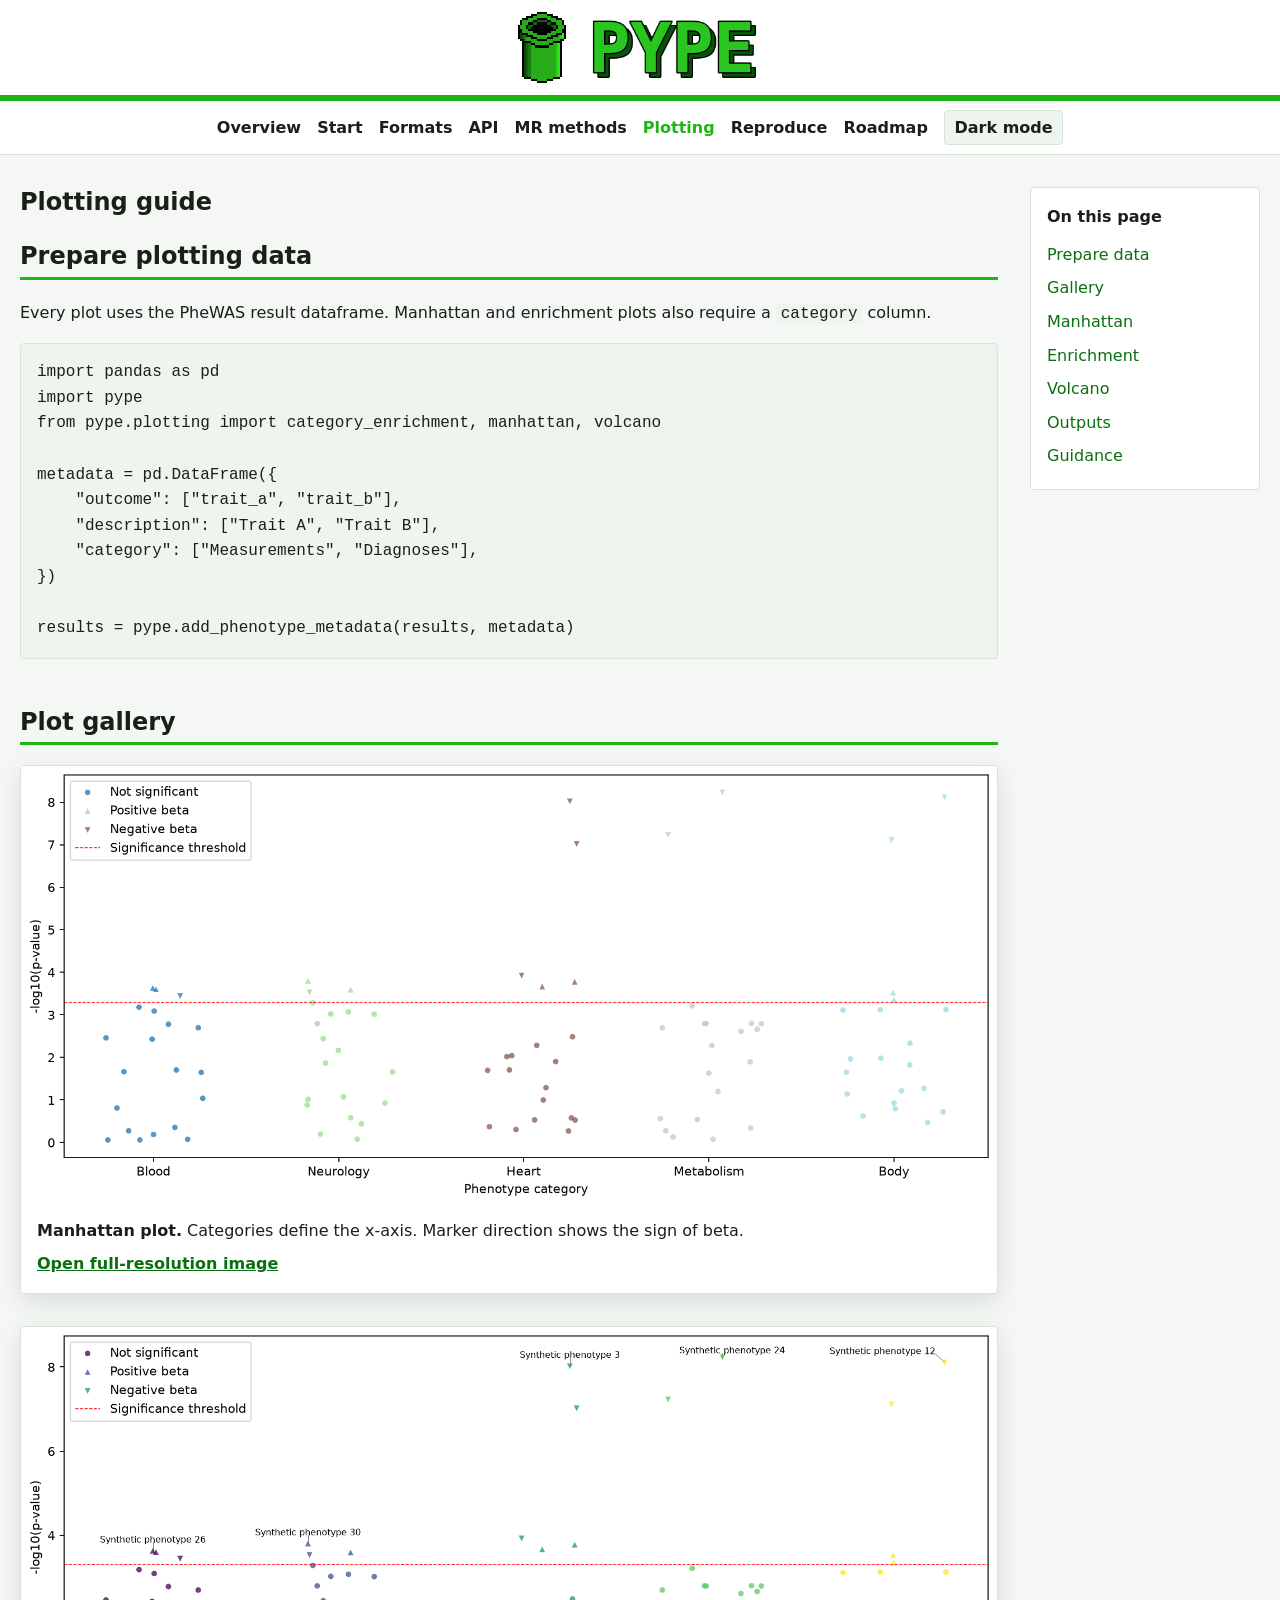
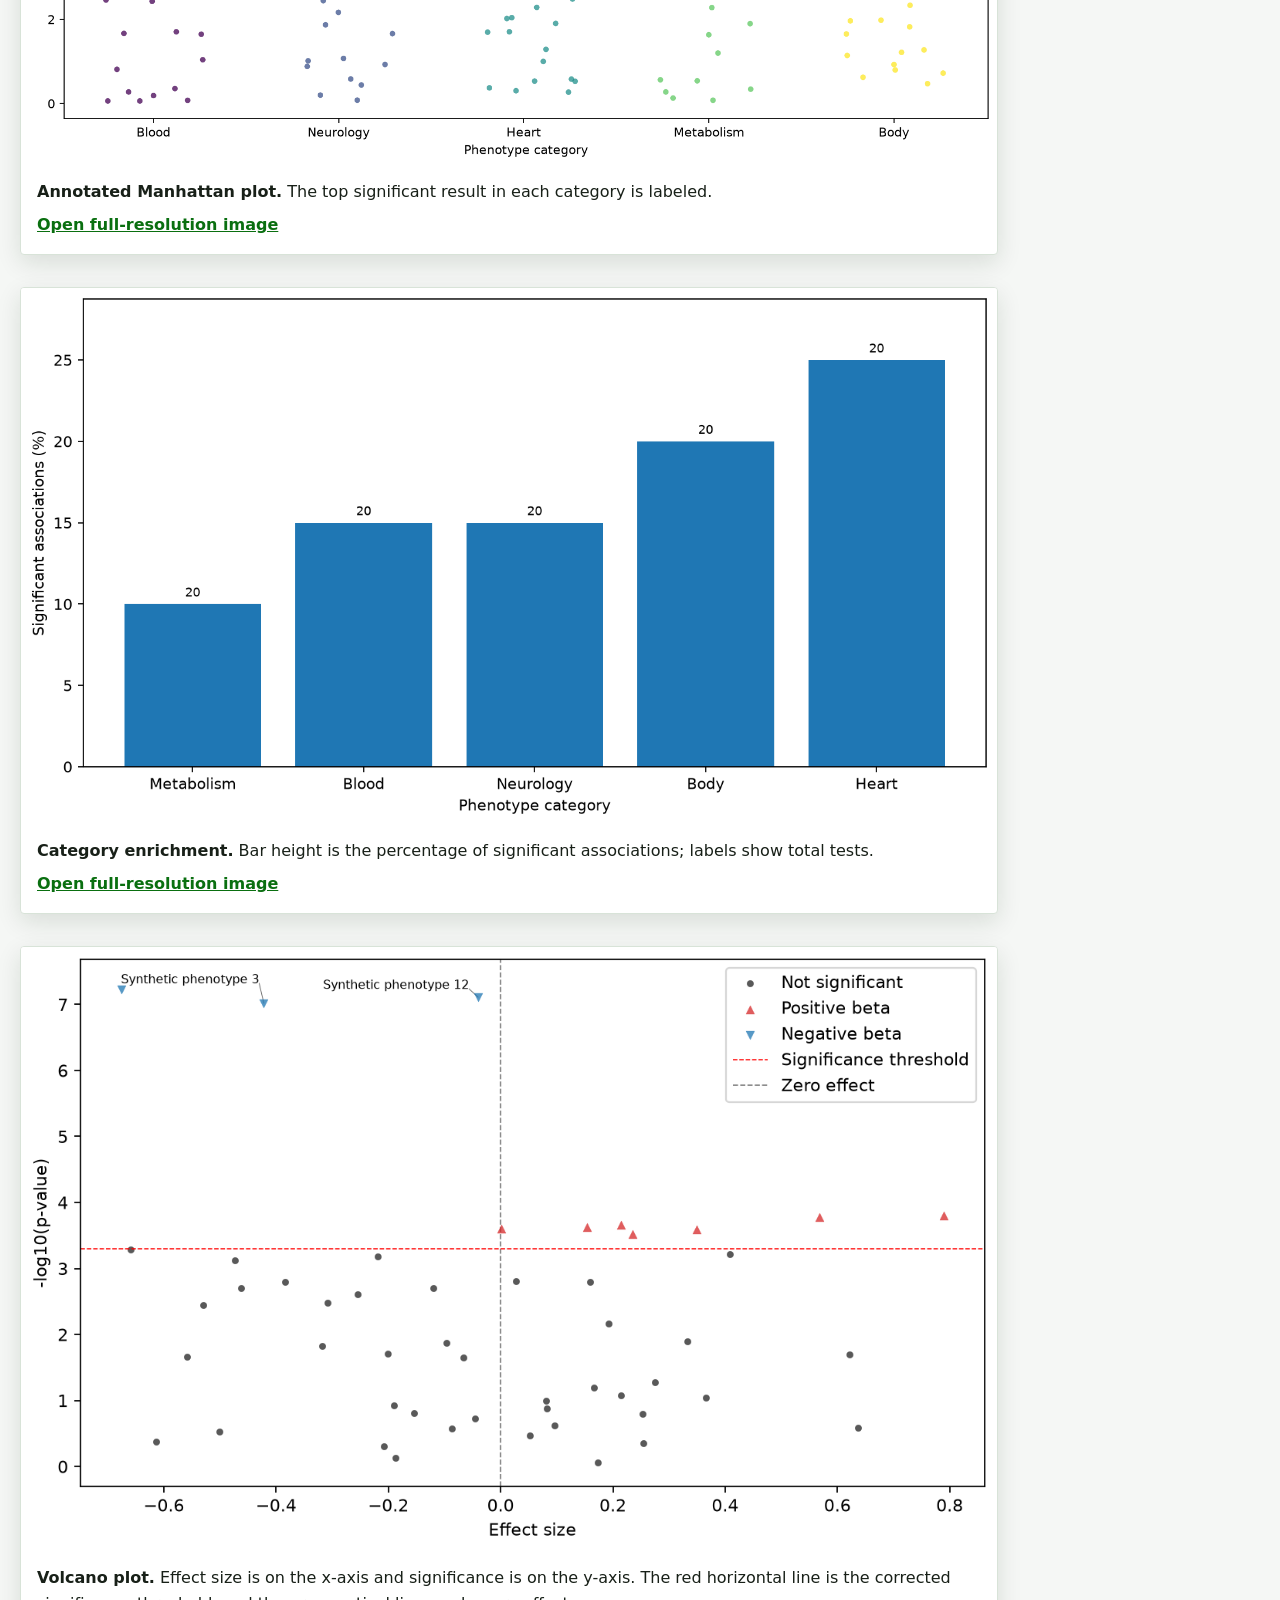
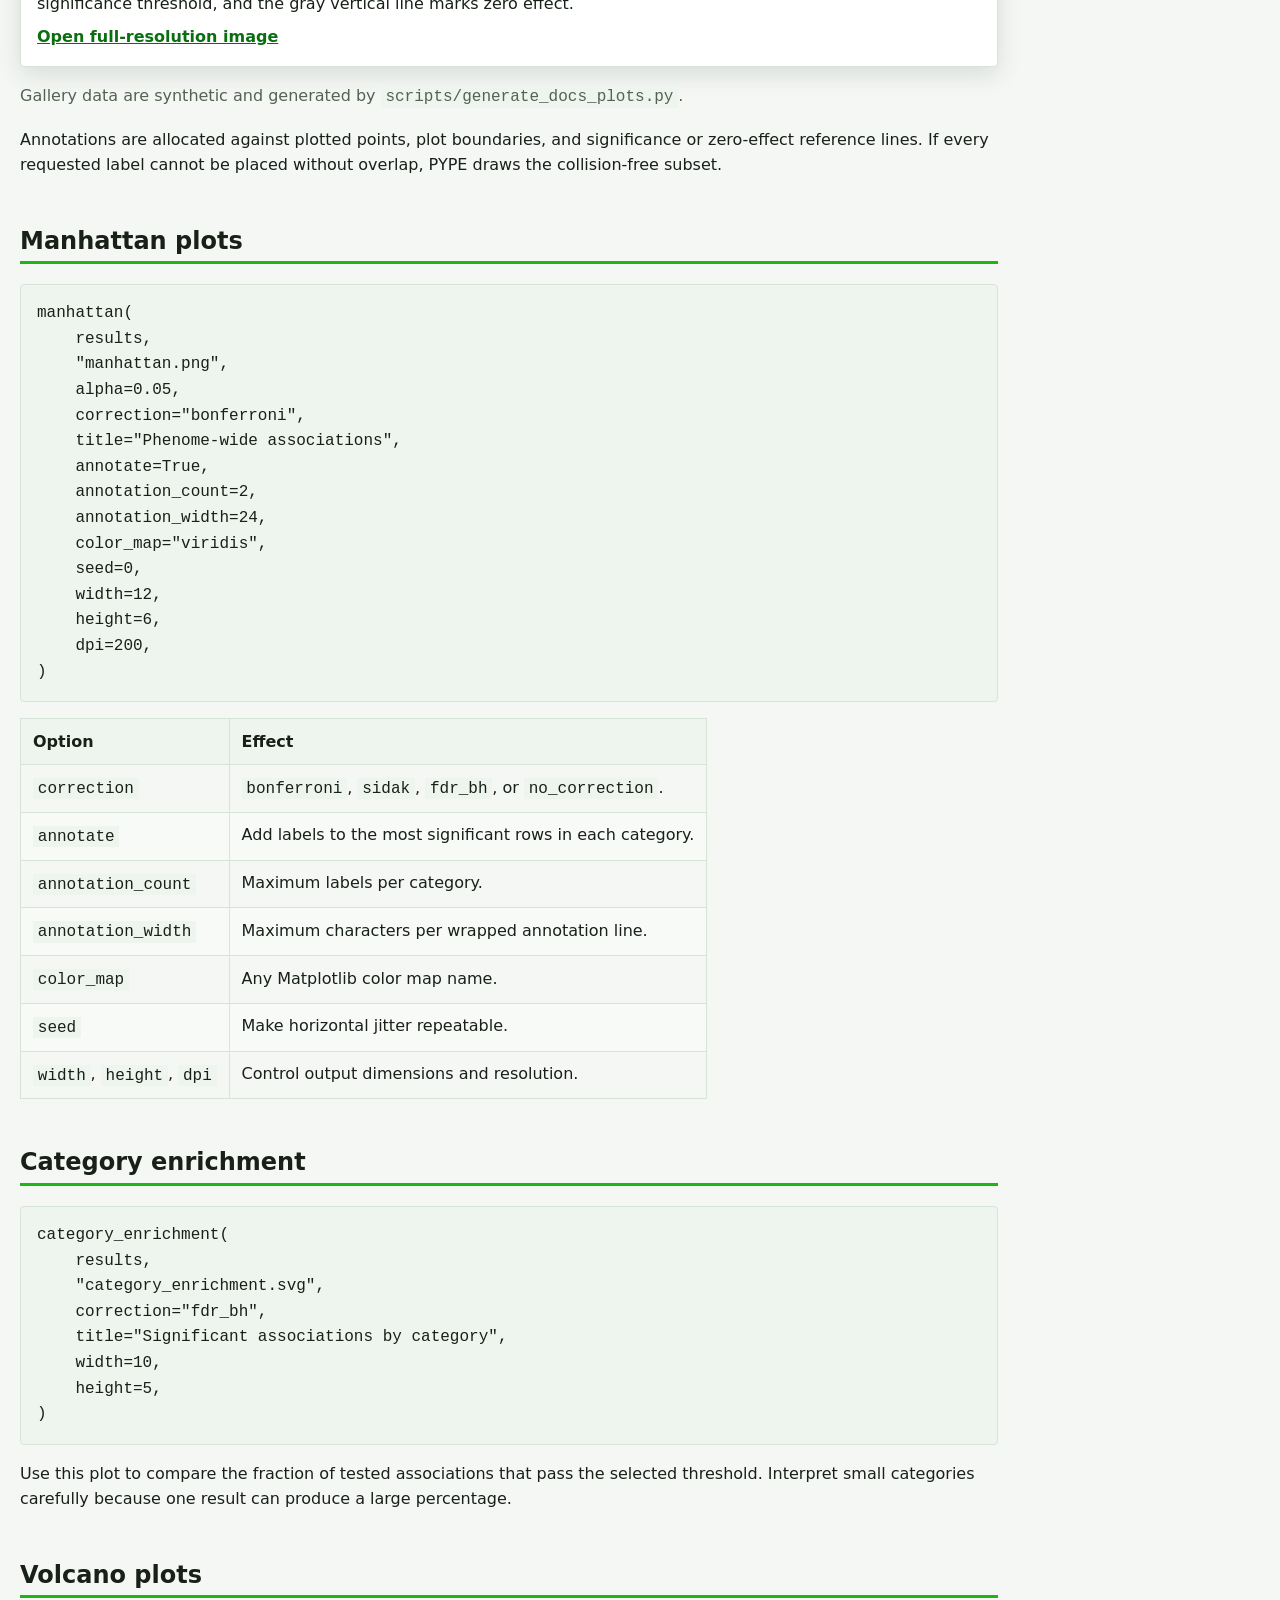
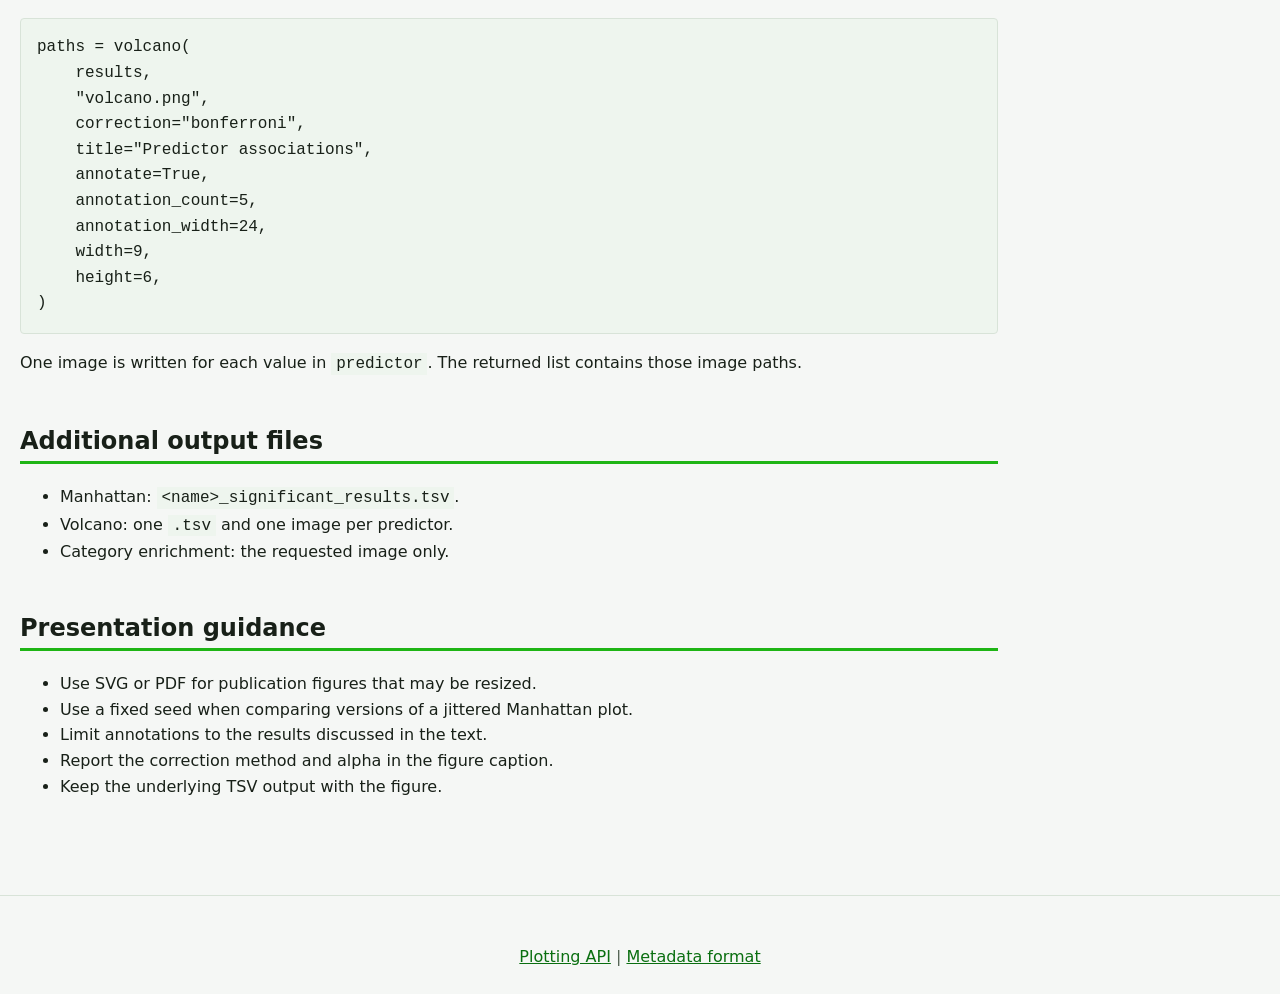
<file: docs/plotting.html>
<!doctype html>
<html lang="en">
<head>
  <meta charset="utf-8">
  <meta name="viewport" content="width=device-width, initial-scale=1">
  <meta name="description" content="PYPE plotting guide with Manhattan, volcano, and category enrichment examples.">
  <title>Plotting | PYPE</title>
  <link rel="icon" href="assets/favicon.ico" sizes="any">
  <link rel="icon" type="image/png" sizes="128x128" href="assets/favicon.png">
  <link rel="apple-touch-icon" href="assets/apple-touch-icon.png">
  <script src="theme.js"></script>
  <link rel="stylesheet" href="styles.css">
</head>
<body>
  <a class="skip-link" href="#content">Skip to content</a>
  <header class="compact">
    <div class="brand">
      <img class="logo" src="assets/pype_logo.png" alt="">
      <span class="brand-name">PYPE</span>
    </div>
  </header>
  <nav aria-label="Documentation">
    <a href="index.html">Overview</a>
    <a href="getting-started.html">Start</a>
    <a href="file-formats.html">Formats</a>
    <a href="api.html">API</a>
    <a href="mr.html">MR methods</a>
    <a class="current" aria-current="page" href="plotting.html">Plotting</a>
    <a href="reproducibility.html">Reproduce</a>
    <a href="roadmap.html">Roadmap</a>
    <button class="theme-toggle" type="button" data-theme-toggle>Theme</button>
  </nav>

  <main id="content" class="wide">
    <div class="docs-layout">
      <article class="docs-content">
        <h1>Plotting guide</h1>
        <h2 id="prepare">Prepare plotting data</h2>
        <p>Every plot uses the PheWAS result dataframe. Manhattan and enrichment plots also require a <code>category</code> column.</p>
        <pre><code>import pandas as pd
import pype
from pype.plotting import category_enrichment, manhattan, volcano

metadata = pd.DataFrame({
    "outcome": ["trait_a", "trait_b"],
    "description": ["Trait A", "Trait B"],
    "category": ["Measurements", "Diagnoses"],
})

results = pype.add_phenotype_metadata(results, metadata)</code></pre>

        <h2 id="gallery">Plot gallery</h2>
        <div class="gallery">
          <figure>
            <a href="assets/manhattan.png"><img loading="lazy" width="1744" height="784" src="assets/manhattan.png" alt="Example PYPE Manhattan plot grouped into five phenotype categories."></a>
            <figcaption><strong>Manhattan plot.</strong> Categories define the x-axis. Marker direction shows the sign of beta. <a class="full-resolution" href="assets/manhattan.png">Open full-resolution image</a></figcaption>
          </figure>
          <figure>
            <a href="assets/manhattan_annotated.png"><img loading="lazy" width="1744" height="784" src="assets/manhattan_annotated.png" alt="Annotated PYPE Manhattan plot using a different color map."></a>
            <figcaption><strong>Annotated Manhattan plot.</strong> The top significant result in each category is labeled. <a class="full-resolution" href="assets/manhattan_annotated.png">Open full-resolution image</a></figcaption>
          </figure>
          <figure>
            <a href="assets/category_enrichment.png"><img loading="lazy" width="1424" height="784" src="assets/category_enrichment.png" alt="PYPE category enrichment bar plot."></a>
            <figcaption><strong>Category enrichment.</strong> Bar height is the percentage of significant associations; labels show total tests. <a class="full-resolution" href="assets/category_enrichment.png">Open full-resolution image</a></figcaption>
          </figure>
          <figure>
            <a href="assets/volcano.png"><img loading="lazy" width="1264" height="784" src="assets/volcano.png" alt="PYPE volcano plot showing effect size and significance."></a>
            <figcaption><strong>Volcano plot.</strong> Effect size is on the x-axis and significance is on the y-axis. The red horizontal line is the corrected significance threshold, and the gray vertical line marks zero effect. <a class="full-resolution" href="assets/volcano.png">Open full-resolution image</a></figcaption>
          </figure>
        </div>
        <p class="muted">Gallery data are synthetic and generated by <code>scripts/generate_docs_plots.py</code>.</p>
        <p>Annotations are allocated against plotted points, plot boundaries, and significance or zero-effect reference lines. If every requested label cannot be placed without overlap, PYPE draws the collision-free subset.</p>

        <h2 id="manhattan">Manhattan plots</h2>
        <pre><code>manhattan(
    results,
    "manhattan.png",
    alpha=0.05,
    correction="bonferroni",
    title="Phenome-wide associations",
    annotate=True,
    annotation_count=2,
    annotation_width=24,
    color_map="viridis",
    seed=0,
    width=12,
    height=6,
    dpi=200,
)</code></pre>
        <table tabindex="0">
          <thead><tr><th scope="col">Option</th><th scope="col">Effect</th></tr></thead>
          <tbody>
            <tr><td><code>correction</code></td><td><code>bonferroni</code>, <code>sidak</code>, <code>fdr_bh</code>, or <code>no_correction</code>.</td></tr>
            <tr><td><code>annotate</code></td><td>Add labels to the most significant rows in each category.</td></tr>
            <tr><td><code>annotation_count</code></td><td>Maximum labels per category.</td></tr>
            <tr><td><code>annotation_width</code></td><td>Maximum characters per wrapped annotation line.</td></tr>
            <tr><td><code>color_map</code></td><td>Any Matplotlib color map name.</td></tr>
            <tr><td><code>seed</code></td><td>Make horizontal jitter repeatable.</td></tr>
            <tr><td><code>width</code>, <code>height</code>, <code>dpi</code></td><td>Control output dimensions and resolution.</td></tr>
          </tbody>
        </table>

        <h2 id="enrichment">Category enrichment</h2>
        <pre><code>category_enrichment(
    results,
    "category_enrichment.svg",
    correction="fdr_bh",
    title="Significant associations by category",
    width=10,
    height=5,
)</code></pre>
        <p>Use this plot to compare the fraction of tested associations that pass the selected threshold. Interpret small categories carefully because one result can produce a large percentage.</p>

        <h2 id="volcano">Volcano plots</h2>
        <pre><code>paths = volcano(
    results,
    "volcano.png",
    correction="bonferroni",
    title="Predictor associations",
    annotate=True,
    annotation_count=5,
    annotation_width=24,
    width=9,
    height=6,
)</code></pre>
        <p>One image is written for each value in <code>predictor</code>. The returned list contains those image paths.</p>

        <h2 id="outputs">Additional output files</h2>
        <ul>
          <li>Manhattan: <code>&lt;name&gt;_significant_results.tsv</code>.</li>
          <li>Volcano: one <code>.tsv</code> and one image per predictor.</li>
          <li>Category enrichment: the requested image only.</li>
        </ul>

        <h2 id="guidance">Presentation guidance</h2>
        <ul>
          <li>Use SVG or PDF for publication figures that may be resized.</li>
          <li>Use a fixed seed when comparing versions of a jittered Manhattan plot.</li>
          <li>Limit annotations to the results discussed in the text.</li>
          <li>Report the correction method and alpha in the figure caption.</li>
          <li>Keep the underlying TSV output with the figure.</li>
        </ul>
      </article>

      <aside class="toc">
        <strong>On this page</strong>
        <a href="#prepare">Prepare data</a>
        <a href="#gallery">Gallery</a>
        <a href="#manhattan">Manhattan</a>
        <a href="#enrichment">Enrichment</a>
        <a href="#volcano">Volcano</a>
        <a href="#outputs">Outputs</a>
        <a href="#guidance">Guidance</a>
      </aside>
    </div>
  </main>

  <footer>
    <p><a href="api.html#plotting-api">Plotting API</a> | <a href="file-formats.html#metadata">Metadata format</a></p>
  </footer>
</body>
</html>
</file>
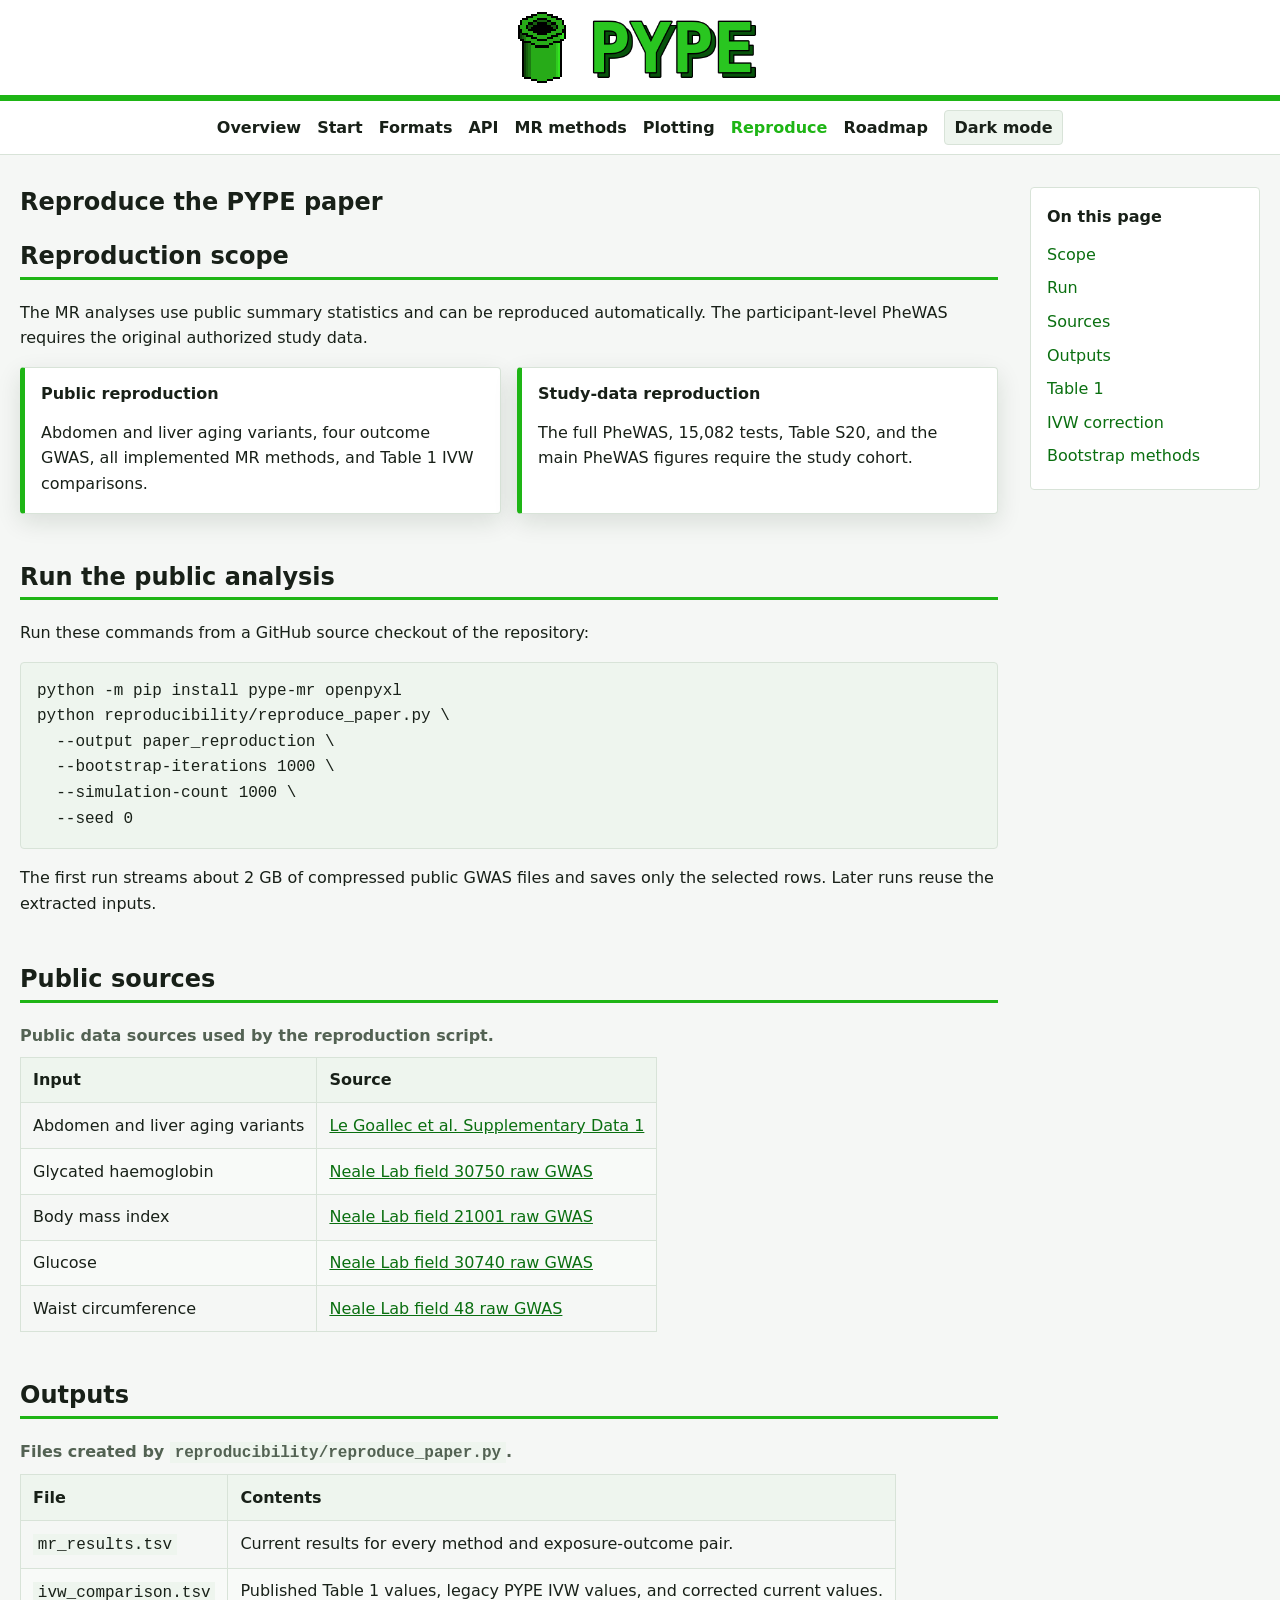
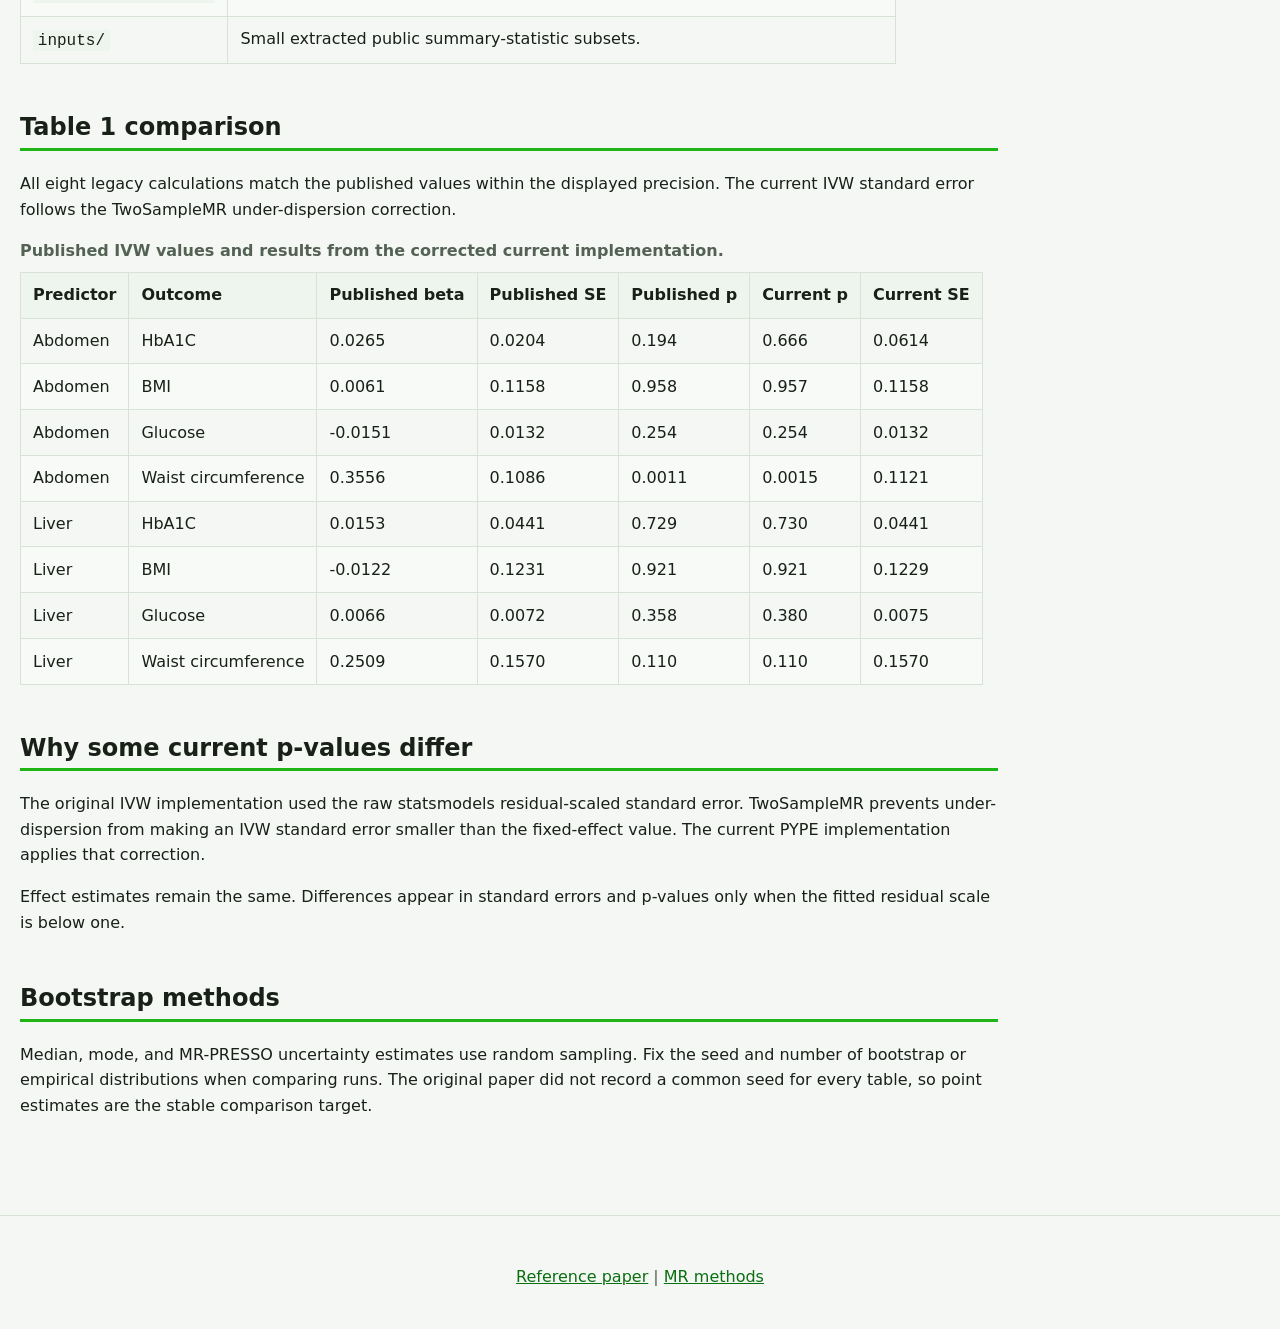
<file: docs/reproducibility.html>
<!doctype html>
<html lang="en">
<head>
  <meta charset="utf-8">
  <meta name="viewport" content="width=device-width, initial-scale=1">
  <meta name="description" content="Reproduce the public Mendelian randomization results from the PYPE paper.">
  <title>Paper reproduction | PYPE</title>
  <link rel="icon" href="assets/favicon.ico" sizes="any">
  <link rel="icon" type="image/png" sizes="128x128" href="assets/favicon.png">
  <link rel="apple-touch-icon" href="assets/apple-touch-icon.png">
  <script src="theme.js"></script>
  <link rel="stylesheet" href="styles.css">
</head>
<body>
  <a class="skip-link" href="#content">Skip to content</a>
  <header class="compact">
    <div class="brand">
      <img class="logo" src="assets/pype_logo.png" alt="">
      <span class="brand-name">PYPE</span>
    </div>
  </header>
  <nav aria-label="Documentation">
    <a href="index.html">Overview</a>
    <a href="getting-started.html">Start</a>
    <a href="file-formats.html">Formats</a>
    <a href="api.html">API</a>
    <a href="mr.html">MR methods</a>
    <a href="plotting.html">Plotting</a>
    <a class="current" aria-current="page" href="reproducibility.html">Reproduce</a>
    <a href="roadmap.html">Roadmap</a>
    <button class="theme-toggle" type="button" data-theme-toggle>Theme</button>
  </nav>

  <main id="content" class="wide">
    <div class="docs-layout">
      <article class="docs-content">
        <h1>Reproduce the PYPE paper</h1>
        <h2 id="scope">Reproduction scope</h2>
        <p>The MR analyses use public summary statistics and can be reproduced automatically. The participant-level PheWAS requires the original authorized study data.</p>
        <div class="grid">
          <article class="card">
            <h3>Public reproduction</h3>
            <p>Abdomen and liver aging variants, four outcome GWAS, all implemented MR methods, and Table 1 IVW comparisons.</p>
          </article>
          <article class="card">
            <h3>Study-data reproduction</h3>
            <p>The full PheWAS, 15,082 tests, Table S20, and the main PheWAS figures require the study cohort.</p>
          </article>
        </div>

        <h2 id="run">Run the public analysis</h2>
        <p>Run these commands from a GitHub source checkout of the repository:</p>
        <pre><code>python -m pip install pype-mr openpyxl
python reproducibility/reproduce_paper.py \
  --output paper_reproduction \
  --bootstrap-iterations 1000 \
  --simulation-count 1000 \
  --seed 0</code></pre>
        <p>The first run streams about 2 GB of compressed public GWAS files and saves only the selected rows. Later runs reuse the extracted inputs.</p>

        <h2 id="sources">Public sources</h2>
        <table tabindex="0">
          <caption>Public data sources used by the reproduction script.</caption>
          <thead><tr><th scope="col">Input</th><th scope="col">Source</th></tr></thead>
          <tbody>
            <tr><td>Abdomen and liver aging variants</td><td><a href="https://media.springernature.com/original/springer-static/esm/art%3A10.1038%2Fs41467-022-29525-9/MediaObjects/41467_2022_29525_MOESM4_ESM.xlsx">Le Goallec et al. Supplementary Data 1</a></td></tr>
            <tr><td>Glycated haemoglobin</td><td><a href="https://broad-ukb-sumstats-us-east-1.s3.amazonaws.com/round2/additive-tsvs/30750_raw.gwas.imputed_v3.both_sexes.varorder.tsv.bgz">Neale Lab field 30750 raw GWAS</a></td></tr>
            <tr><td>Body mass index</td><td><a href="https://broad-ukb-sumstats-us-east-1.s3.amazonaws.com/round2/additive-tsvs/21001_raw.gwas.imputed_v3.both_sexes.tsv.bgz">Neale Lab field 21001 raw GWAS</a></td></tr>
            <tr><td>Glucose</td><td><a href="https://broad-ukb-sumstats-us-east-1.s3.amazonaws.com/round2/additive-tsvs/30740_raw.gwas.imputed_v3.both_sexes.varorder.tsv.bgz">Neale Lab field 30740 raw GWAS</a></td></tr>
            <tr><td>Waist circumference</td><td><a href="https://broad-ukb-sumstats-us-east-1.s3.amazonaws.com/round2/additive-tsvs/48_raw.gwas.imputed_v3.both_sexes.tsv.bgz">Neale Lab field 48 raw GWAS</a></td></tr>
          </tbody>
        </table>

        <h2 id="outputs">Outputs</h2>
        <table tabindex="0">
          <caption>Files created by <code>reproducibility/reproduce_paper.py</code>.</caption>
          <thead><tr><th scope="col">File</th><th scope="col">Contents</th></tr></thead>
          <tbody>
            <tr><td><code>mr_results.tsv</code></td><td>Current results for every method and exposure-outcome pair.</td></tr>
            <tr><td><code>ivw_comparison.tsv</code></td><td>Published Table 1 values, legacy PYPE IVW values, and corrected current values.</td></tr>
            <tr><td><code>inputs/</code></td><td>Small extracted public summary-statistic subsets.</td></tr>
          </tbody>
        </table>

        <h2 id="comparison">Table 1 comparison</h2>
        <p>All eight legacy calculations match the published values within the displayed precision. The current IVW standard error follows the TwoSampleMR under-dispersion correction.</p>
        <table class="comparison" tabindex="0">
          <caption>Published IVW values and results from the corrected current implementation.</caption>
          <thead>
            <tr><th scope="col">Predictor</th><th scope="col">Outcome</th><th scope="col">Published beta</th><th scope="col">Published SE</th><th scope="col">Published p</th><th scope="col">Current p</th><th scope="col">Current SE</th></tr>
          </thead>
          <tbody>
            <tr><td>Abdomen</td><td>HbA1C</td><td>0.0265</td><td>0.0204</td><td>0.194</td><td>0.666</td><td>0.0614</td></tr>
            <tr><td>Abdomen</td><td>BMI</td><td>0.0061</td><td>0.1158</td><td>0.958</td><td>0.957</td><td>0.1158</td></tr>
            <tr><td>Abdomen</td><td>Glucose</td><td>-0.0151</td><td>0.0132</td><td>0.254</td><td>0.254</td><td>0.0132</td></tr>
            <tr><td>Abdomen</td><td>Waist circumference</td><td>0.3556</td><td>0.1086</td><td>0.0011</td><td>0.0015</td><td>0.1121</td></tr>
            <tr><td>Liver</td><td>HbA1C</td><td>0.0153</td><td>0.0441</td><td>0.729</td><td>0.730</td><td>0.0441</td></tr>
            <tr><td>Liver</td><td>BMI</td><td>-0.0122</td><td>0.1231</td><td>0.921</td><td>0.921</td><td>0.1229</td></tr>
            <tr><td>Liver</td><td>Glucose</td><td>0.0066</td><td>0.0072</td><td>0.358</td><td>0.380</td><td>0.0075</td></tr>
            <tr><td>Liver</td><td>Waist circumference</td><td>0.2509</td><td>0.1570</td><td>0.110</td><td>0.110</td><td>0.1570</td></tr>
          </tbody>
        </table>

        <h2 id="difference">Why some current p-values differ</h2>
        <p>The original IVW implementation used the raw statsmodels residual-scaled standard error. TwoSampleMR prevents under-dispersion from making an IVW standard error smaller than the fixed-effect value. The current PYPE implementation applies that correction.</p>
        <p>Effect estimates remain the same. Differences appear in standard errors and p-values only when the fitted residual scale is below one.</p>

        <h2 id="randomness">Bootstrap methods</h2>
        <p>Median, mode, and MR-PRESSO uncertainty estimates use random sampling. Fix the seed and number of bootstrap or empirical distributions when comparing runs. The original paper did not record a common seed for every table, so point estimates are the stable comparison target.</p>
      </article>

      <aside class="toc">
        <strong>On this page</strong>
        <a href="#scope">Scope</a>
        <a href="#run">Run</a>
        <a href="#sources">Sources</a>
        <a href="#outputs">Outputs</a>
        <a href="#comparison">Table 1</a>
        <a href="#difference">IVW correction</a>
        <a href="#randomness">Bootstrap methods</a>
      </aside>
    </div>
  </main>

  <footer>
    <p><a href="https://doi.org/10.1016/j.patter.2024.100982">Reference paper</a> | <a href="mr.html">MR methods</a></p>
  </footer>
</body>
</html>
</file>
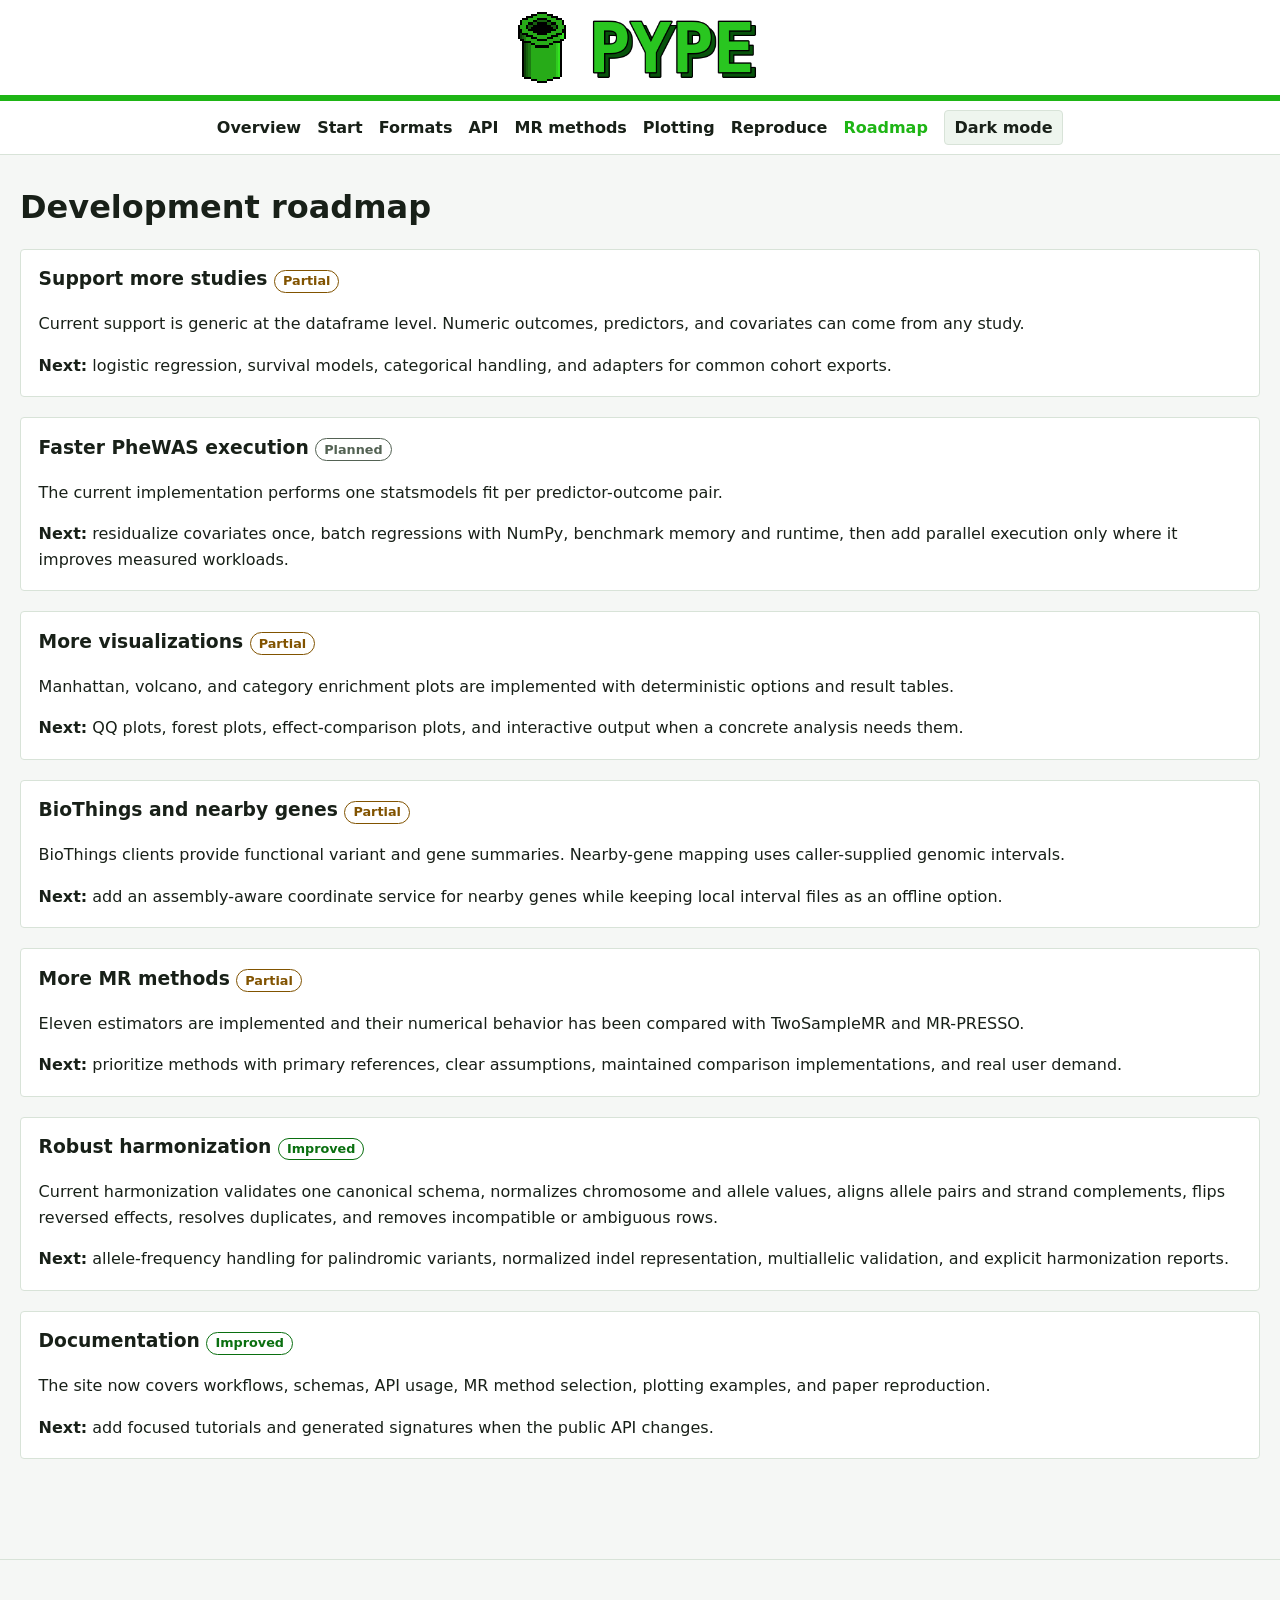
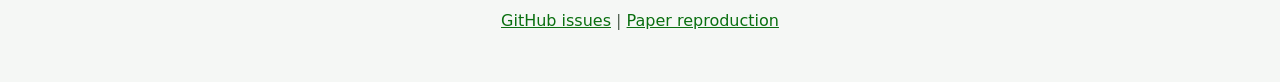
<file: docs/roadmap.html>
<!doctype html>
<html lang="en">
<head>
  <meta charset="utf-8">
  <meta name="viewport" content="width=device-width, initial-scale=1">
  <meta name="description" content="Current PYPE development status and planned work.">
  <title>Roadmap | PYPE</title>
  <link rel="icon" href="assets/favicon.ico" sizes="any">
  <link rel="icon" type="image/png" sizes="128x128" href="assets/favicon.png">
  <link rel="apple-touch-icon" href="assets/apple-touch-icon.png">
  <script src="theme.js"></script>
  <link rel="stylesheet" href="styles.css">
</head>
<body>
  <a class="skip-link" href="#content">Skip to content</a>
  <header class="compact">
    <div class="brand">
      <img class="logo" src="assets/pype_logo.png" alt="">
      <span class="brand-name">PYPE</span>
    </div>
  </header>
  <nav aria-label="Documentation">
    <a href="index.html">Overview</a>
    <a href="getting-started.html">Start</a>
    <a href="file-formats.html">Formats</a>
    <a href="api.html">API</a>
    <a href="mr.html">MR methods</a>
    <a href="plotting.html">Plotting</a>
    <a href="reproducibility.html">Reproduce</a>
    <a class="current" aria-current="page" href="roadmap.html">Roadmap</a>
    <button class="theme-toggle" type="button" data-theme-toggle>Theme</button>
  </nav>

  <main id="content">
    <h1>Development roadmap</h1>

    <div class="method-card">
      <h3>Support more studies <span class="status partial">Partial</span></h3>
      <p>Current support is generic at the dataframe level. Numeric outcomes, predictors, and covariates can come from any study.</p>
      <p><strong>Next:</strong> logistic regression, survival models, categorical handling, and adapters for common cohort exports.</p>
    </div>

    <div class="method-card">
      <h3>Faster PheWAS execution <span class="status planned">Planned</span></h3>
      <p>The current implementation performs one statsmodels fit per predictor-outcome pair.</p>
      <p><strong>Next:</strong> residualize covariates once, batch regressions with NumPy, benchmark memory and runtime, then add parallel execution only where it improves measured workloads.</p>
    </div>

    <div class="method-card">
      <h3>More visualizations <span class="status partial">Partial</span></h3>
      <p>Manhattan, volcano, and category enrichment plots are implemented with deterministic options and result tables.</p>
      <p><strong>Next:</strong> QQ plots, forest plots, effect-comparison plots, and interactive output when a concrete analysis needs them.</p>
    </div>

    <div class="method-card">
      <h3>BioThings and nearby genes <span class="status partial">Partial</span></h3>
      <p>BioThings clients provide functional variant and gene summaries. Nearby-gene mapping uses caller-supplied genomic intervals.</p>
      <p><strong>Next:</strong> add an assembly-aware coordinate service for nearby genes while keeping local interval files as an offline option.</p>
    </div>

    <div class="method-card">
      <h3>More MR methods <span class="status partial">Partial</span></h3>
      <p>Eleven estimators are implemented and their numerical behavior has been compared with TwoSampleMR and MR-PRESSO.</p>
      <p><strong>Next:</strong> prioritize methods with primary references, clear assumptions, maintained comparison implementations, and real user demand.</p>
    </div>

    <div class="method-card">
      <h3>Robust harmonization <span class="status strong">Improved</span></h3>
      <p>Current harmonization validates one canonical schema, normalizes chromosome and allele values, aligns allele pairs and strand complements, flips reversed effects, resolves duplicates, and removes incompatible or ambiguous rows.</p>
      <p><strong>Next:</strong> allele-frequency handling for palindromic variants, normalized indel representation, multiallelic validation, and explicit harmonization reports.</p>
    </div>

    <div class="method-card">
      <h3>Documentation <span class="status strong">Improved</span></h3>
      <p>The site now covers workflows, schemas, API usage, MR method selection, plotting examples, and paper reproduction.</p>
      <p><strong>Next:</strong> add focused tutorials and generated signatures when the public API changes.</p>
    </div>

  </main>

  <footer>
    <p><a href="https://github.com/TaykhoomDalal/pype/issues">GitHub issues</a> | <a href="reproducibility.html">Paper reproduction</a></p>
  </footer>
</body>
</html>
</file>
<file: docs/styles.css>
:root {
  color-scheme: light dark;
  --background: #f5f7f5;
  --surface: #ffffff;
  --text: #182018;
  --muted: #536253;
  --green: #1eb515;
  --green-dark: #0b6510;
  --link: #0a6f10;
  --warning: #815300;
  --border: #d8e3d8;
  --code: #eef5ee;
  --stripe: #f8faf8;
  --shadow: rgba(13, 45, 13, 0.12);
  --header-background: #ffffff;
  --header-text: #182018;
}

@media (prefers-color-scheme: dark) {
  :root:not([data-theme]) {
    --background: #0d120d;
    --surface: #151d15;
    --text: #eaf4ea;
    --muted: #a9b9a9;
    --link: #63df5a;
    --warning: #f0b94f;
    --border: #2b3b2b;
    --code: #101810;
    --stripe: #121a12;
    --shadow: rgba(0, 0, 0, 0.3);
    --header-background: #050805;
    --header-text: #d9efd9;
  }
}

:root[data-theme="light"] {
  color-scheme: light;
}

:root[data-theme="dark"] {
  color-scheme: dark;
  --background: #0d120d;
  --surface: #151d15;
  --text: #eaf4ea;
  --muted: #a9b9a9;
  --link: #63df5a;
  --warning: #f0b94f;
  --border: #2b3b2b;
  --code: #101810;
  --stripe: #121a12;
  --shadow: rgba(0, 0, 0, 0.3);
  --header-background: #050805;
  --header-text: #d9efd9;
}

* {
  box-sizing: border-box;
}

html {
  scroll-behavior: smooth;
}

body {
  margin: 0;
  background: var(--background);
  color: var(--text);
  font-family: Inter, ui-sans-serif, system-ui, -apple-system, BlinkMacSystemFont, "Segoe UI", sans-serif;
  line-height: 1.6;
}

a {
  color: var(--link);
}

a:focus-visible {
  outline: 3px solid var(--link);
  outline-offset: 3px;
}

.skip-link {
  background: var(--surface);
  left: 1rem;
  padding: 0.6rem 0.8rem;
  position: fixed;
  top: -5rem;
  z-index: 100;
}

.skip-link:focus {
  top: 1rem;
}

header {
  background: var(--header-background);
  border-bottom: 6px solid var(--green);
  padding: 1.5rem 1rem 1.25rem;
  text-align: center;
}

.brand {
  align-items: center;
  display: flex;
  gap: 1rem;
  justify-content: center;
}

.brand .logo {
  height: auto;
  image-rendering: pixelated;
  width: 56px;
}

.brand h1,
.brand-name {
  aspect-ratio: 292 / 104;
  background: url("assets/pype_wordmark.png") center / contain no-repeat;
  color: transparent;
  display: block;
  font-size: 0;
  margin: 0;
  width: clamp(160px, 24vw, 210px);
}

header p {
  color: var(--header-text);
  margin: 0.5rem auto 0;
}

.actions {
  display: flex;
  flex-wrap: wrap;
  gap: 0.75rem;
  justify-content: center;
  margin-top: 1.25rem;
}

.button {
  border: 2px solid #5ce752;
  border-radius: 4px;
  color: var(--header-text);
  font-weight: 700;
  padding: 0.55rem 0.85rem;
  text-decoration: none;
}

.button.primary,
.button:hover {
  background: #0b6510;
  color: #ffffff;
}

nav {
  align-items: center;
  background: var(--surface);
  border-bottom: 1px solid var(--border);
  display: flex;
  flex-wrap: wrap;
  gap: 1rem;
  justify-content: center;
  padding: 0.55rem 1rem;
  position: sticky;
  top: 0;
  z-index: 10;
}

nav a {
  color: var(--text);
  font-weight: 700;
  text-decoration: none;
}

nav a:hover {
  color: var(--green);
}

nav a.current {
  color: var(--green);
}

.theme-toggle {
  background: var(--code);
  border: 1px solid var(--border);
  border-radius: 4px;
  color: var(--text);
  cursor: pointer;
  font: inherit;
  font-weight: 700;
  margin-left: 0;
  padding: 0.25rem 0.6rem;
  white-space: nowrap;
}

.theme-toggle:hover {
  border-color: var(--link);
  color: var(--link);
}

main {
  margin: 0 auto;
  padding: 2rem 1.25rem 5rem;
}

main > section + section {
  margin-top: 3.5rem;
}

main > section > h2 {
  margin-top: 0;
}

[id] {
  scroll-margin-top: 5rem;
}

h1,
h2,
h3 {
  line-height: 1.25;
}

h2 {
  border-bottom: 3px solid var(--green);
  margin-top: 3rem;
  padding-bottom: 0.35rem;
}

main > h1,
.docs-content > h1 {
  margin-top: 0;
}

h1 + h2 {
  margin-top: 1.5rem;
}

.compact {
  padding-block: 0.75rem;
}

.compact .brand .logo {
  width: 48px;
}

.compact .brand h1,
.compact .brand-name {
  width: clamp(145px, 20vw, 180px);
}

.compact > p,
.compact > .actions {
  display: none;
}

.lede {
  color: var(--muted);
  font-size: 1.15rem;
}

.workflow {
  counter-reset: step;
  display: grid;
  gap: 1rem;
  grid-template-columns: repeat(auto-fit, minmax(210px, 1fr));
}

.step {
  background: var(--surface);
  border: 1px solid var(--border);
  border-radius: 4px;
  box-shadow: 0 8px 24px var(--shadow);
  padding: 1rem;
}

.step::before {
  background: var(--green);
  border-radius: 50%;
  color: #041004;
  content: counter(step);
  counter-increment: step;
  display: grid;
  font-weight: 900;
  height: 2rem;
  place-items: center;
  width: 2rem;
}

.docs-layout {
  align-items: start;
  display: grid;
  gap: 2rem;
  grid-template-columns: minmax(0, 1fr) 230px;
}

.docs-content {
  min-width: 0;
}

.toc {
  background: var(--surface);
  border: 1px solid var(--border);
  border-radius: 4px;
  padding: 1rem;
  position: sticky;
  top: 5rem;
}

.toc strong {
  display: block;
  margin-bottom: 0.5rem;
}

.toc a {
  display: block;
  padding: 0.25rem 0;
  text-decoration: none;
}

.method-card {
  background: var(--surface);
  border: 1px solid var(--border);
  border-radius: 4px;
  margin: 1.25rem 0;
  padding: 1.1rem;
}

.method-card h3 {
  margin-top: 0;
}

.citation {
  border-top: 1px solid var(--border);
  color: var(--muted);
  font-size: 0.9rem;
  margin-top: 1rem;
  padding-top: 0.75rem;
}

.signature {
  border-left: 5px solid var(--green);
}

.source-link {
  display: inline-block;
  margin-bottom: 0.75rem;
}

.gallery {
  display: grid;
  gap: 2rem;
  grid-template-columns: 1fr;
}

.gallery figure {
  background: var(--surface);
  border: 1px solid var(--border);
  border-radius: 4px;
  box-shadow: 0 8px 24px var(--shadow);
  margin: 0;
  overflow: hidden;
}

.gallery img {
  background: #ffffff;
  display: block;
  height: auto;
  width: 100%;
}

.gallery figcaption {
  padding: 0.8rem 1rem 1rem;
}

.full-resolution {
  display: block;
  font-weight: 700;
  margin-top: 0.5rem;
}

.comparison {
  font-variant-numeric: tabular-nums;
}

.muted {
  color: var(--muted);
}

.grid {
  display: grid;
  gap: 1rem;
  grid-template-columns: repeat(auto-fit, minmax(min(100%, 18rem), 1fr));
}

.card {
  background: var(--surface);
  border: 1px solid var(--border);
  border-left: 5px solid var(--green);
  border-radius: 4px;
  box-shadow: 0 8px 24px var(--shadow);
  min-width: 0;
  padding: 1rem;
}

.card h3 {
  font-size: 1rem;
  margin-top: 0;
  overflow-wrap: anywhere;
}

.card > :last-child,
.step > :last-child,
.method-card > :last-child {
  margin-bottom: 0;
}

.card h3 code {
  white-space: normal;
  word-break: break-word;
}

pre,
code {
  font-family: ui-monospace, SFMono-Regular, Menlo, Monaco, Consolas, monospace;
}

pre {
  background: var(--code);
  border: 1px solid var(--border);
  border-radius: 4px;
  overflow-x: auto;
  padding: 1rem;
}

code {
  background: var(--code);
  overflow-wrap: anywhere;
  padding: 0.1rem 0.3rem;
  word-break: break-word;
}

pre code {
  background: transparent;
  overflow-wrap: normal;
  padding: 0;
  word-break: normal;
  white-space: pre;
}

table {
  border-collapse: collapse;
  display: block;
  margin: 1rem 0 2rem;
  overflow-x: auto;
  width: 100%;
}

caption {
  color: var(--muted);
  font-weight: 700;
  padding: 0 0 0.5rem;
  text-align: left;
}

th,
td {
  border: 1px solid var(--border);
  padding: 0.6rem 0.75rem;
  text-align: left;
  vertical-align: top;
}

th {
  background: var(--code);
}

tbody tr:nth-child(even) {
  background: var(--stripe);
}

.note {
  background: var(--surface);
  border: 1px solid var(--border);
  border-left: 5px solid var(--green-dark);
  padding: 0.8rem 1rem;
}

.status {
  border: 1px solid currentColor;
  border-radius: 999px;
  display: inline-block;
  font-size: 0.8rem;
  font-weight: 700;
  padding: 0.15rem 0.5rem;
}

.status.strong {
  color: var(--link);
}

.status.partial {
  color: var(--warning, #815300);
}

.status.planned {
  color: var(--muted);
}

footer {
  border-top: 1px solid var(--border);
  color: var(--muted);
  padding: 2rem 1rem;
  text-align: center;
}

@media (max-width: 900px) {
  nav {
    flex-wrap: nowrap;
    justify-content: flex-start;
    overflow-x: auto;
  }

  .docs-layout {
    grid-template-columns: 1fr;
  }

  .toc {
    order: -1;
    position: static;
  }
}

@media (max-width: 650px) {
  header {
    padding-top: 1.25rem;
  }

  nav {
    gap: 0.65rem 1rem;
    position: static;
  }

  main {
    padding-inline: 0.8rem;
  }

  .grid {
    grid-template-columns: 1fr;
  }

  th,
  td {
    min-width: 130px;
  }
}

@media (prefers-reduced-motion: reduce) {
  html {
    scroll-behavior: auto;
  }
}
</file>
